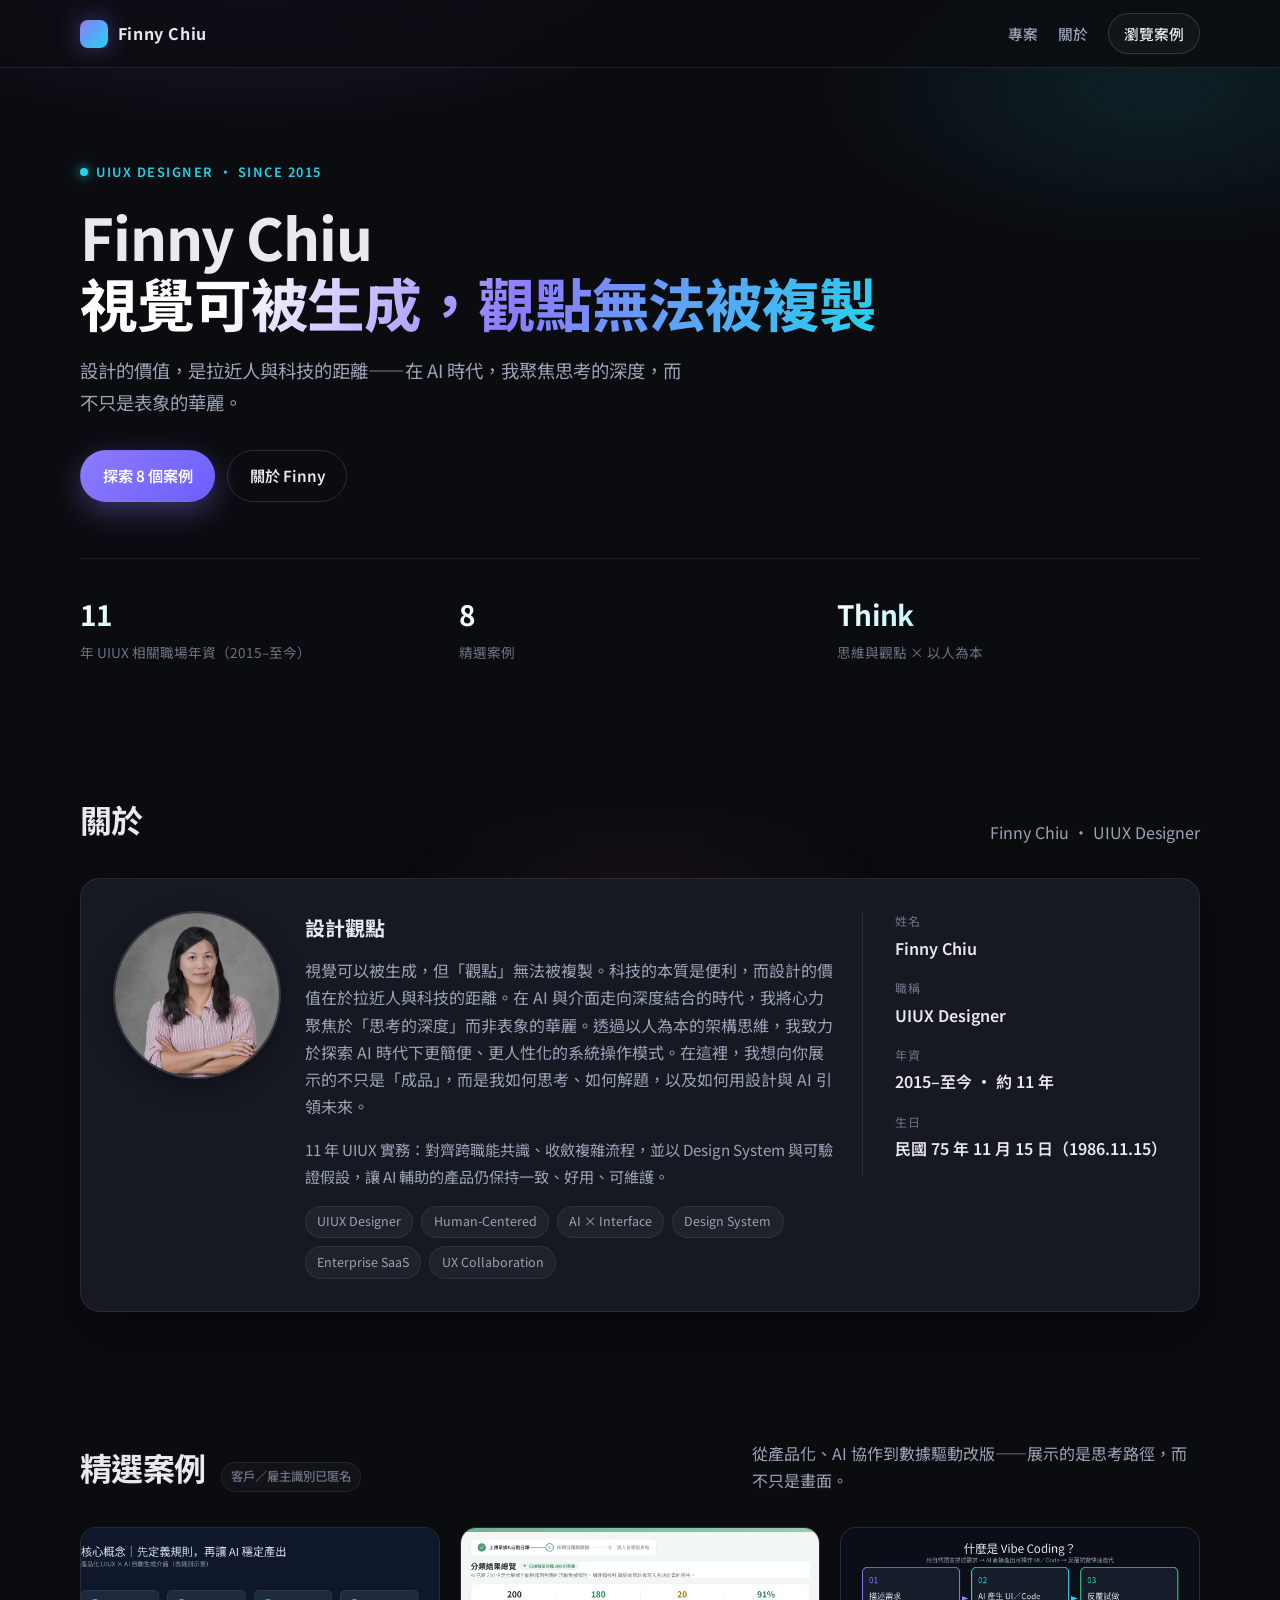
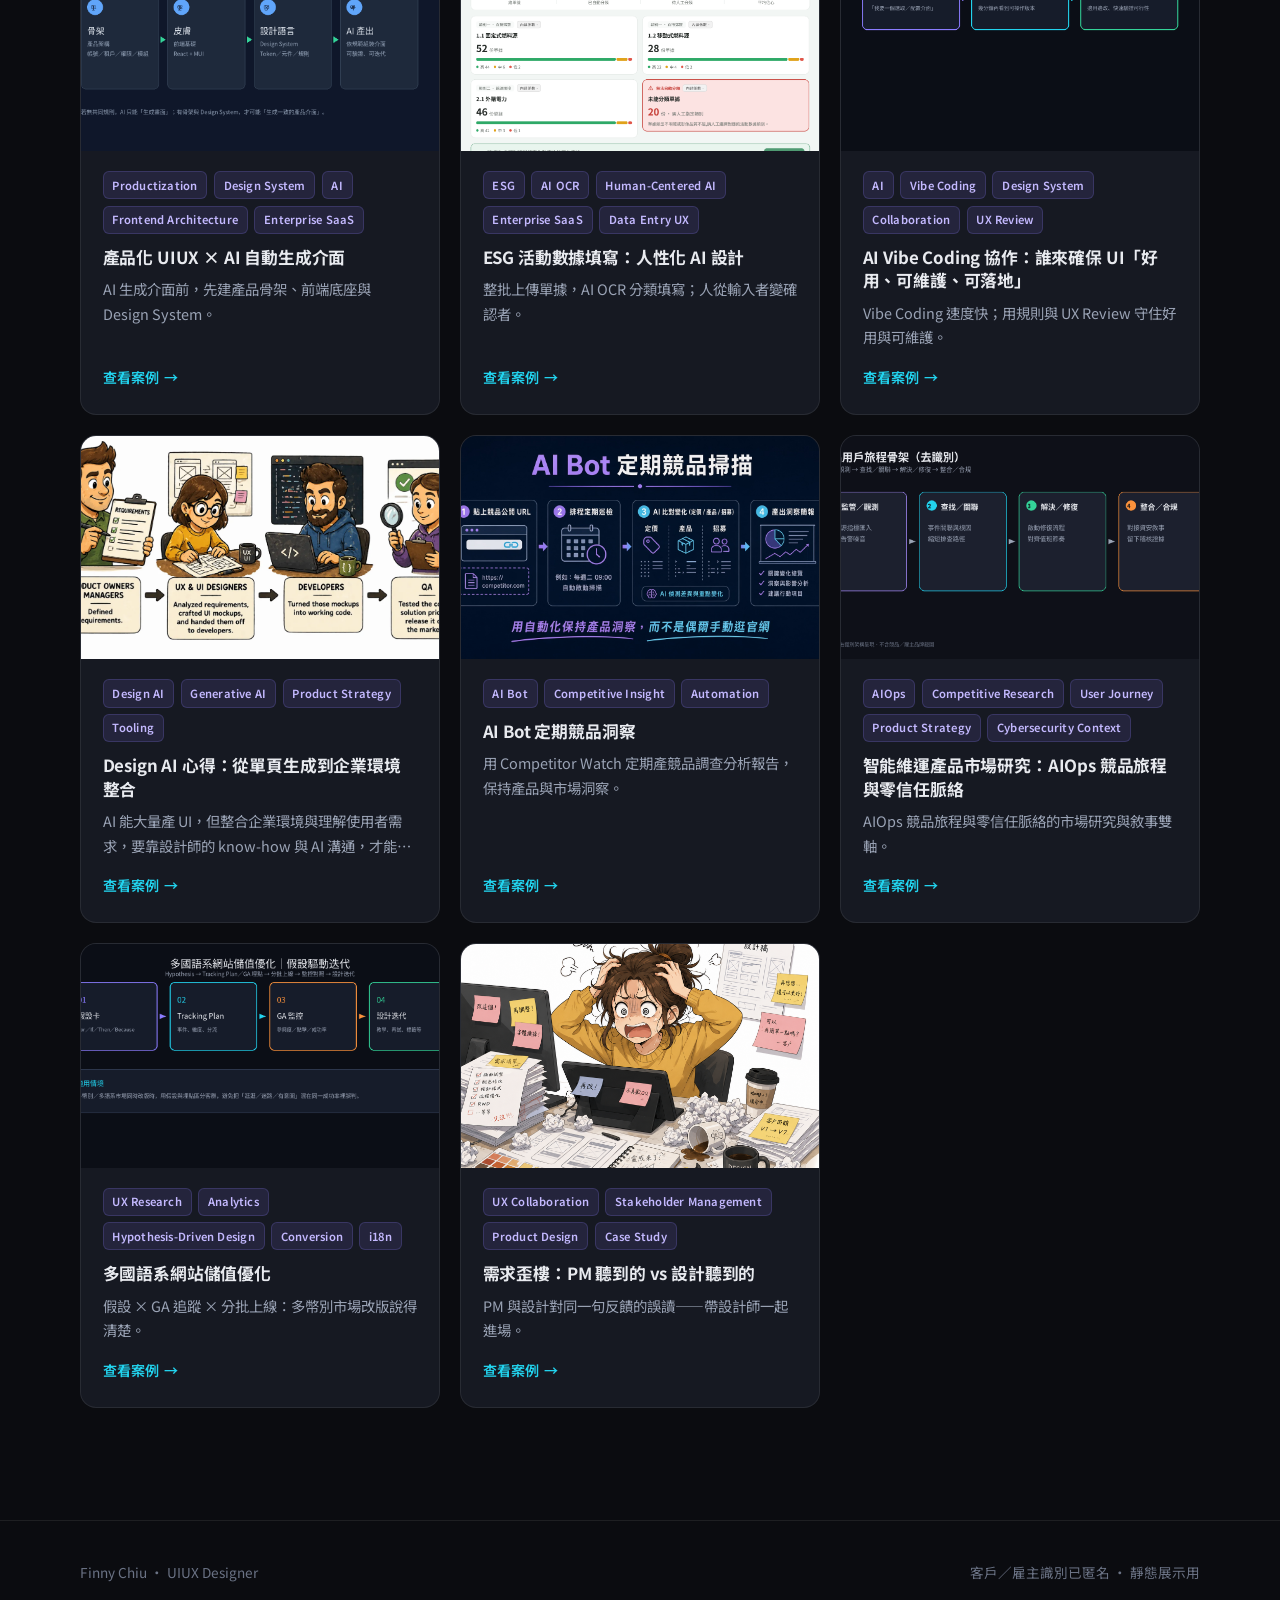
<file: index.html>
<!DOCTYPE html>
<html lang="zh-Hant">
<head>
  <meta charset="utf-8">
  <meta name="viewport" content="width=device-width, initial-scale=1">
  <meta name="robots" content="noindex, nofollow, noarchive, nosnippet, noimageindex">
  <meta name="googlebot" content="noindex, nofollow, noarchive, nosnippet, noimageindex">
  <title>Finny Chiu · UIUX Designer</title>
  <meta name="description" content="Finny Chiu — UIUX Designer。視覺可以被生成，但觀點無法被複製；以人為本探索 AI 時代更簡便、更人性化的系統操作。">
  <link rel="preconnect" href="https://fonts.googleapis.com">
  <link rel="preconnect" href="https://fonts.gstatic.com" crossorigin>
  <link href="https://fonts.googleapis.com/css2?family=Noto+Sans+TC:wght@400;500;600;700&family=Inter:wght@400;500;600;700&display=swap" rel="stylesheet">
  <link rel="stylesheet" href="css/styles.css">
</head>
<body>
<nav class="nav">
  <div class="wrap nav-inner">
    <a class="logo" href="index.html"><span class="logo-mark" aria-hidden="true"></span>Finny Chiu</a>
    <div class="nav-links">
      <a href="index.html#projects">專案</a>
      <a href="index.html#about">關於</a>
      <a class="nav-cta" href="index.html#projects">瀏覽案例</a>
    </div>
  </div>
</nav>
<header class="hero">
  <div class="wrap">
    <div class="hero-eyebrow">UIUX Designer · Since 2015</div>
    <h1>Finny Chiu<br><span>視覺可被生成，觀點無法被複製</span></h1>
    <p class="hero-lead">設計的價值，是拉近人與科技的距離——在 AI 時代，我聚焦思考的深度，而不只是表象的華麗。</p>
    <div class="hero-actions">
      <a class="btn btn-primary" href="#projects">探索 8 個案例</a>
      <a class="btn btn-ghost" href="#about">關於 Finny</a>
    </div>
    <div class="stats">
      <div class="stat"><div class="stat-num">11</div><div class="stat-label">年 UIUX 相關職場年資（2015–至今）</div></div>
      <div class="stat"><div class="stat-num">8</div><div class="stat-label">精選案例</div></div>
      <div class="stat"><div class="stat-num">Think</div><div class="stat-label">思維與觀點 × 以人為本</div></div>
    </div>
  </div>
</header>

<section id="about">
  <div class="wrap">
    <div class="section-head">
      <h2>關於</h2>
      <p>Finny Chiu · UIUX Designer</p>
    </div>
    <div class="about-card about-card-with-photo">
      <img class="portrait-sm" src="images/finny-portrait.jpg" alt="Finny Chiu" width="168" height="168">
      <div>
        <h3>設計觀點</h3>
        <p>視覺可以被生成，但「觀點」無法被複製。科技的本質是便利，而設計的價值在於拉近人與科技的距離。在 AI 與介面走向深度結合的時代，我將心力聚焦於「思考的深度」而非表象的華麗。透過以人為本的架構思維，我致力於探索 AI 時代下更簡便、更人性化的系統操作模式。在這裡，我想向你展示的不只是「成品」，而是我如何思考、如何解題，以及如何用設計與 AI 引領未來。</p>
        <p class="about-practice">11 年 UIUX 實務：對齊跨職能共識、收斂複雜流程，並以 Design System 與可驗證假設，讓 AI 輔助的產品仍保持一致、好用、可維護。</p>
        <div class="pill-row">
          <span class="pill">UIUX Designer</span>
          <span class="pill">Human-Centered</span>
          <span class="pill">AI × Interface</span>
          <span class="pill">Design System</span>
          <span class="pill">Enterprise SaaS</span>
          <span class="pill">UX Collaboration</span>
        </div>
      </div>
      <aside class="about-aside">
        <dl>
          <dt>姓名</dt><dd>Finny Chiu</dd>
          <dt>職稱</dt><dd>UIUX Designer</dd>
          <dt>年資</dt><dd>2015–至今 · 約 11 年</dd>
          <dt>生日</dt><dd>民國 75 年 11 月 15 日（1986.11.15）</dd>
        </dl>
      </aside>
    </div>
  </div>
</section>

<section id="projects">
  <div class="wrap">
    <div class="section-head">
      <div class="section-head-row">
        <h2>精選案例</h2>
        <span class="section-note">客戶／雇主識別已匿名</span>
      </div>
      <p>從產品化、AI 協作到數據驅動改版——展示的是思考路徑，而不只是畫面。</p>
    </div>
    <div class="grid">

    <a class="card" href="projects/productization-ai-ui.html">
      <div class="card-cover"><img src="images/productization-ai-ui/img01_diagram.png" alt="產品化 UIUX × AI 自動生成介面" loading="lazy"></div>
      <div class="card-body">
        <div class="card-meta"><span class="tag">Productization</span><span class="tag">Design System</span><span class="tag">AI</span><span class="tag">Frontend Architecture</span><span class="tag">Enterprise SaaS</span></div>
        <h3>產品化 UIUX × AI 自動生成介面</h3>
        <p>AI 生成介面前，先建產品骨架、前端底座與 Design System。</p>
        <span class="card-link">查看案例</span>
      </div>
    </a>
    
    <a class="card" href="projects/esg-ai-ocr-entry.html">
      <div class="card-cover"><img src="images/esg-ai-ocr-entry/img03_overview.png" alt="ESG 活動數據填寫：人性化 AI 設計" loading="lazy"></div>
      <div class="card-body">
        <div class="card-meta"><span class="tag">ESG</span><span class="tag">AI OCR</span><span class="tag">Human-Centered AI</span><span class="tag">Enterprise SaaS</span><span class="tag">Data Entry UX</span></div>
        <h3>ESG 活動數據填寫：人性化 AI 設計</h3>
        <p>整批上傳單據，AI OCR 分類填寫；人從輸入者變確認者。</p>
        <span class="card-link">查看案例</span>
      </div>
    </a>

    <a class="card" href="projects/vibe-coding-collaboration.html">
      <div class="card-cover"><img src="images/vibe-coding-collaboration/img01_flow.png" alt="AI Vibe Coding 協作：誰來確保 UI「好用、可維護、可落地」" loading="lazy"></div>
      <div class="card-body">
        <div class="card-meta"><span class="tag">AI</span><span class="tag">Vibe Coding</span><span class="tag">Design System</span><span class="tag">Collaboration</span><span class="tag">UX Review</span></div>
        <h3>AI Vibe Coding 協作：誰來確保 UI「好用、可維護、可落地」</h3>
        <p>Vibe Coding 速度快；用規則與 UX Review 守住好用與可維護。</p>
        <span class="card-link">查看案例</span>
      </div>
    </a>
    <a class="card" href="projects/design-ai-exploration.html">
      <div class="card-cover"><img src="images/design-ai-exploration/img01_process_human.png" alt="Design AI 心得：從單頁生成到企業環境整合" loading="lazy"></div>
      <div class="card-body">
        <div class="card-meta"><span class="tag">Design AI</span><span class="tag">Generative AI</span><span class="tag">Product Strategy</span><span class="tag">Tooling</span></div>
        <h3>Design AI 心得：從單頁生成到企業環境整合</h3>
        <p>AI 能大量產 UI，但整合企業環境與理解使用者需求，要靠設計師的 know-how 與 AI 溝通，才能做出真正合用的系統 UI。</p>
        <span class="card-link">查看案例</span>
      </div>
    </a>
    
    <a class="card" href="projects/competitor-watch-bot.html">
      <div class="card-cover"><img src="images/competitor-watch-bot/sketch01_flow.png" alt="AI Bot 定期競品洞察" loading="lazy"></div>
      <div class="card-body">
        <div class="card-meta"><span class="tag">AI Bot</span><span class="tag">Competitive Insight</span><span class="tag">Automation</span></div>
        <h3>AI Bot 定期競品洞察</h3>
        <p>用 Competitor Watch 定期產競品調查分析報告，保持產品與市場洞察。</p>
        <span class="card-link">查看案例</span>
      </div>
    </a>
<a class="card" href="projects/aiops-market-research.html">
      <div class="card-cover"><img src="images/aiops-market-research/img01_journey.png" alt="智能維運產品市場研究：AIOps 競品旅程與零信任脈絡" loading="lazy"></div>
      <div class="card-body">
        <div class="card-meta"><span class="tag">AIOps</span><span class="tag">Competitive Research</span><span class="tag">User Journey</span><span class="tag">Product Strategy</span><span class="tag">Cybersecurity Context</span></div>
        <h3>智能維運產品市場研究：AIOps 競品旅程與零信任脈絡</h3>
        <p>AIOps 競品旅程與零信任脈絡的市場研究與敘事雙軸。</p>
        <span class="card-link">查看案例</span>
      </div>
    </a>
    <a class="card" href="projects/deposit-ux-merged.html">
      <div class="card-cover"><img src="images/deposit-ux-merged/img00_hypothesis_flow.png" alt="多國語系網站儲值優化" loading="lazy"></div>
      <div class="card-body">
        <div class="card-meta"><span class="tag">UX Research</span><span class="tag">Analytics</span><span class="tag">Hypothesis-Driven Design</span><span class="tag">Conversion</span><span class="tag">i18n</span></div>
        <h3>多國語系網站儲值優化</h3>
        <p>假設 × GA 追蹤 × 分批上線：多幣別市場改版說得清楚。</p>
        <span class="card-link">查看案例</span>
      </div>
    </a>
    <a class="card" href="projects/pm-vs-design-alignment.html">
      <div class="card-cover"><img src="images/pm-vs-design-alignment/img01.png" alt="需求歪樓：PM 聽到的 vs 設計聽到的" loading="lazy"></div>
      <div class="card-body">
        <div class="card-meta"><span class="tag">UX Collaboration</span><span class="tag">Stakeholder Management</span><span class="tag">Product Design</span><span class="tag">Case Study</span></div>
        <h3>需求歪樓：PM 聽到的 vs 設計聽到的</h3>
        <p>PM 與設計對同一句反饋的誤讀——帶設計師一起進場。</p>
        <span class="card-link">查看案例</span>
      </div>
    </a>

    </div>
  </div>
</section>

<footer class="footer">
  <div class="wrap footer-inner">
    <div>Finny Chiu · UIUX Designer</div>
    <div>客戶／雇主識別已匿名 · 靜態展示用</div>
  </div>
</footer>
<script src="js/main.js"></script>
</body>
</html>
</file>
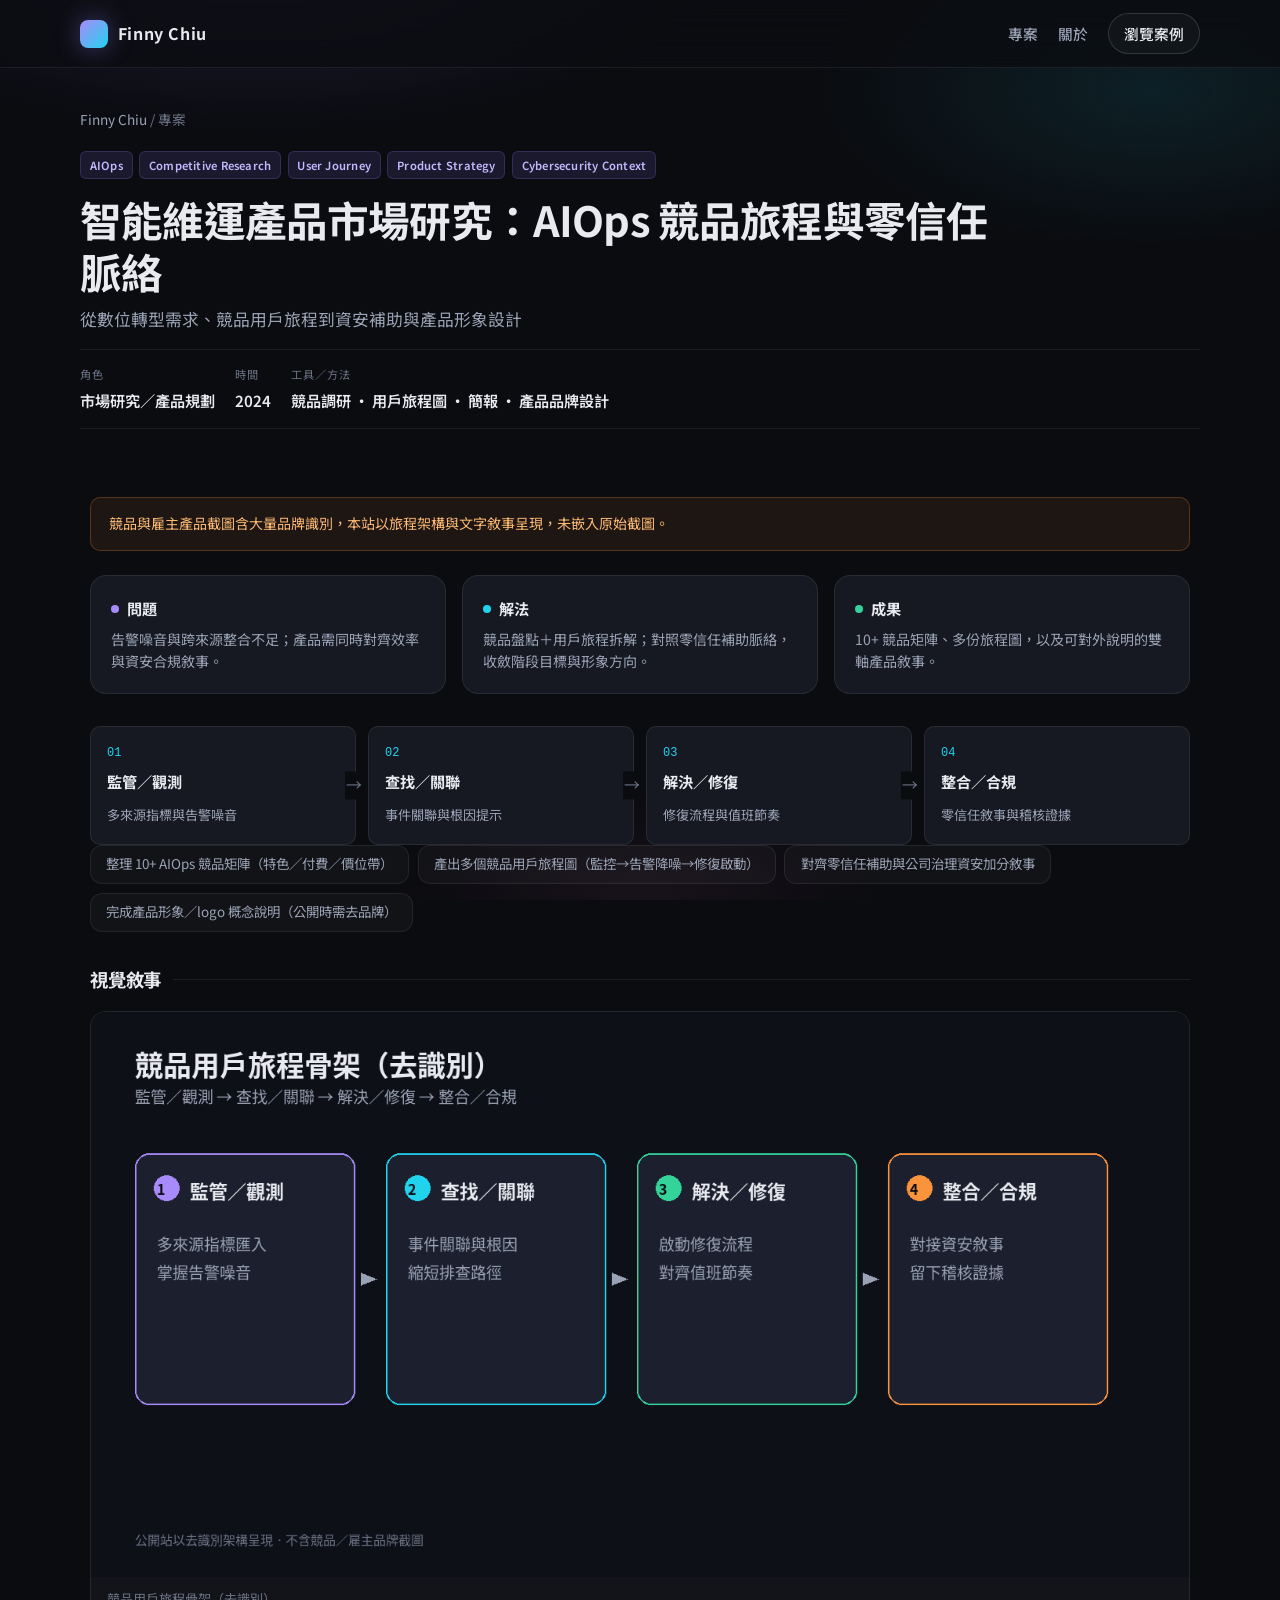
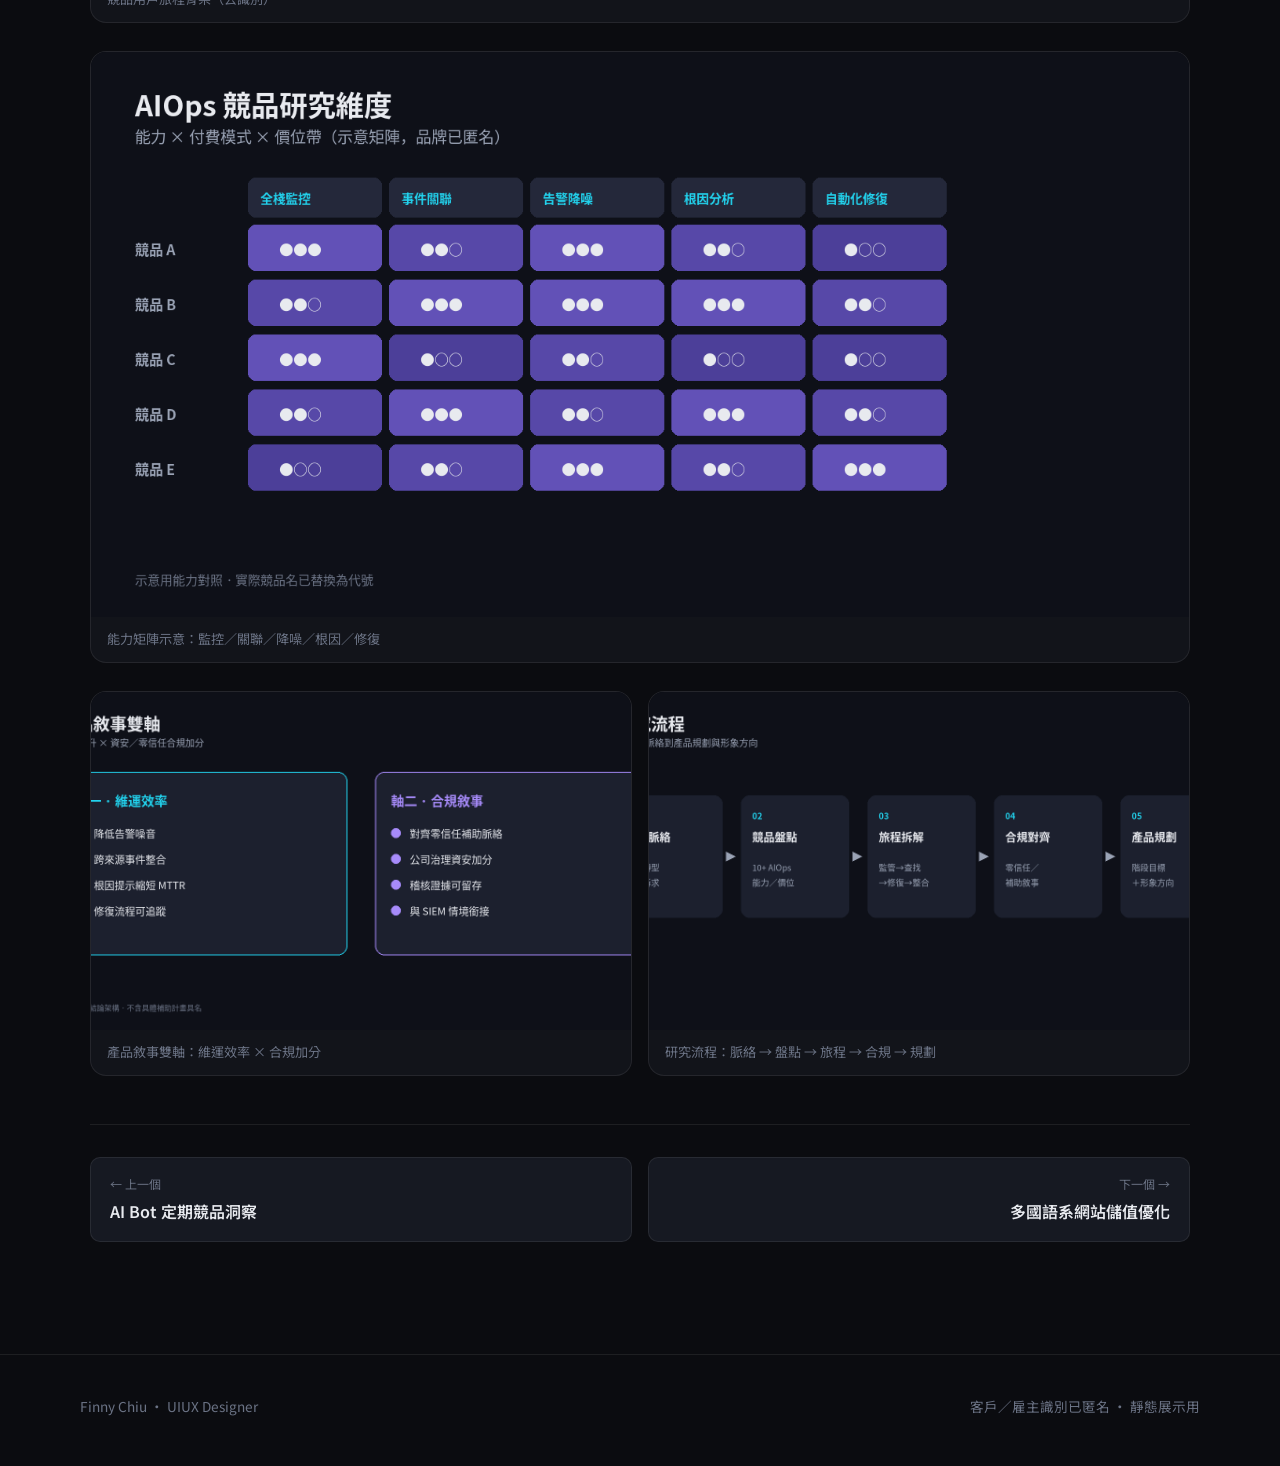
<file: projects/aiops-market-research.html>
<!DOCTYPE html>
<html lang="zh-Hant">
<head>
  <meta charset="utf-8">
  <meta name="viewport" content="width=device-width, initial-scale=1">
  <meta name="robots" content="noindex, nofollow, noarchive, nosnippet, noimageindex">
  <meta name="googlebot" content="noindex, nofollow, noarchive, nosnippet, noimageindex">
  <title>智能維運產品市場研究：AIOps 競品旅程與零信任脈絡 · Finny Chiu</title>
  <meta name="description" content="以企業數位轉型與政府資安／零信任補助為背景，完成地端 AIOps 競品盤點與用戶旅程拆解，並收斂智能維運產品規劃與視覺識別方向（公開文案已去除真實產品與雇主品牌名）。">
  <link rel="preconnect" href="https://fonts.googleapis.com">
  <link rel="preconnect" href="https://fonts.gstatic.com" crossorigin>
  <link href="https://fonts.googleapis.com/css2?family=Noto+Sans+TC:wght@400;500;600;700&family=Inter:wght@400;500;600;700&display=swap" rel="stylesheet">
  <link rel="stylesheet" href="../css/styles.css">
  <style>:root { --accent: #a78bfa; }</style>
</head>
<body>
<nav class="nav">
  <div class="wrap nav-inner">
    <a class="logo" href="../index.html"><span class="logo-mark" aria-hidden="true"></span>Finny Chiu</a>
    <div class="nav-links">
      <a href="../index.html#projects">專案</a>
      <a href="../index.html#about">關於</a>
      <a class="nav-cta" href="../index.html#projects">瀏覽案例</a>
    </div>
  </div>
</nav>
<article class="case-hero case-hero-compact">
  <div class="wrap">
    <div class="crumb"><a href="../index.html">Finny Chiu</a> / 專案</div>
    <div class="card-meta" style="margin-bottom:0.85rem"><span class="tag">AIOps</span><span class="tag">Competitive Research</span><span class="tag">User Journey</span><span class="tag">Product Strategy</span><span class="tag">Cybersecurity Context</span></div>
    <h1>智能維運產品市場研究：AIOps 競品旅程與零信任脈絡</h1>
    <p class="subtitle">從數位轉型需求、競品用戶旅程到資安補助與產品形象設計</p>
    <div class="meta-row meta-row-compact">
      <div class="meta-item"><label>角色</label><span>市場研究／產品規劃</span></div>
      <div class="meta-item"><label>時間</label><span>2024</span></div>
      <div class="meta-item"><label>工具／方法</label><span>競品調研 · 用戶旅程圖 · 簡報 · 產品品牌設計</span></div>
    </div>
  </div>
</article>

<section class="case-body">
  <div class="wrap case-wrap">
    <div class="note-banner">競品與雇主產品截圖含大量品牌識別，本站以旅程架構與文字敘事呈現，未嵌入原始截圖。</div>
    <div class="split-3 pso">
      <div class="block"><h3><span class="dot"></span>問題</h3><p>告警噪音與跨來源整合不足；產品需同時對齊效率與資安合規敘事。</p></div>
      <div class="block"><h3><span class="dot" style="background:var(--accent-2)"></span>解法</h3><p>競品盤點＋用戶旅程拆解；對照零信任補助脈絡，收斂階段目標與形象方向。</p></div>
      <div class="block"><h3><span class="dot" style="background:#34d399"></span>成果</h3><p>10+ 競品矩陣、多份旅程圖，以及可對外說明的雙軸產品敘事。</p></div>
    </div>
    
    <div class="journey" style="margin:2rem 0 0">
      <div class="journey-step"><div class="n">01</div><strong>監管／觀測</strong><span>多來源指標與告警噪音</span></div>
      <div class="journey-step"><div class="n">02</div><strong>查找／關聯</strong><span>事件關聯與根因提示</span></div>
      <div class="journey-step"><div class="n">03</div><strong>解決／修復</strong><span>修復流程與值班節奏</span></div>
      <div class="journey-step"><div class="n">04</div><strong>整合／合規</strong><span>零信任敘事與稽核證據</span></div>
    </div>
    <ul class="outcome-chips"><li>整理 10+ AIOps 競品矩陣（特色／付費／價位帶）</li><li>產出多個競品用戶旅程圖（監控→告警降噪→修復啟動）</li><li>對齊零信任補助與公司治理資安加分敘事</li><li>完成產品形象／logo 概念說明（公開時需去品牌）</li></ul>

    <h2 class="story-heading">視覺敘事</h2>
    <div class="visual-story">
<figure class="shot-full">
  <img src="../images/aiops-market-research/img01_journey.png" alt="競品用戶旅程骨架（去識別）" loading="lazy">
  <figcaption>競品用戶旅程骨架（去識別）</figcaption>
</figure>
<figure class="shot-full">
  <img src="../images/aiops-market-research/img02_matrix.png" alt="能力矩陣示意：監控／關聯／降噪／根因／修復" loading="lazy">
  <figcaption>能力矩陣示意：監控／關聯／降噪／根因／修復</figcaption>
</figure>
<div class="shot-pair">
<figure>
  <img src="../images/aiops-market-research/img03_dual_axis.png" alt="產品敘事雙軸：維運效率 × 合規加分" loading="lazy">
  <figcaption>產品敘事雙軸：維運效率 × 合規加分</figcaption>
</figure>
<figure>
  <img src="../images/aiops-market-research/img04_process.png" alt="研究流程：脈絡 → 盤點 → 旅程 → 合規 → 規劃" loading="lazy">
  <figcaption>研究流程：脈絡 → 盤點 → 旅程 → 合規 → 規劃</figcaption>
</figure>
</div>
</div>

    <div class="prev-next"><a href="competitor-watch-bot.html"><div class="label">← 上一個</div><div class="title">AI Bot 定期競品洞察</div></a><a href="deposit-ux-merged.html" style="text-align:right"><div class="label">下一個 →</div><div class="title">多國語系網站儲值優化</div></a></div>
  </div>
</section>

<footer class="footer">
  <div class="wrap footer-inner">
    <div>Finny Chiu · UIUX Designer</div>
    <div>客戶／雇主識別已匿名 · 靜態展示用</div>
  </div>
</footer>
<script src="../js/main.js"></script>
</body>
</html>
</file>
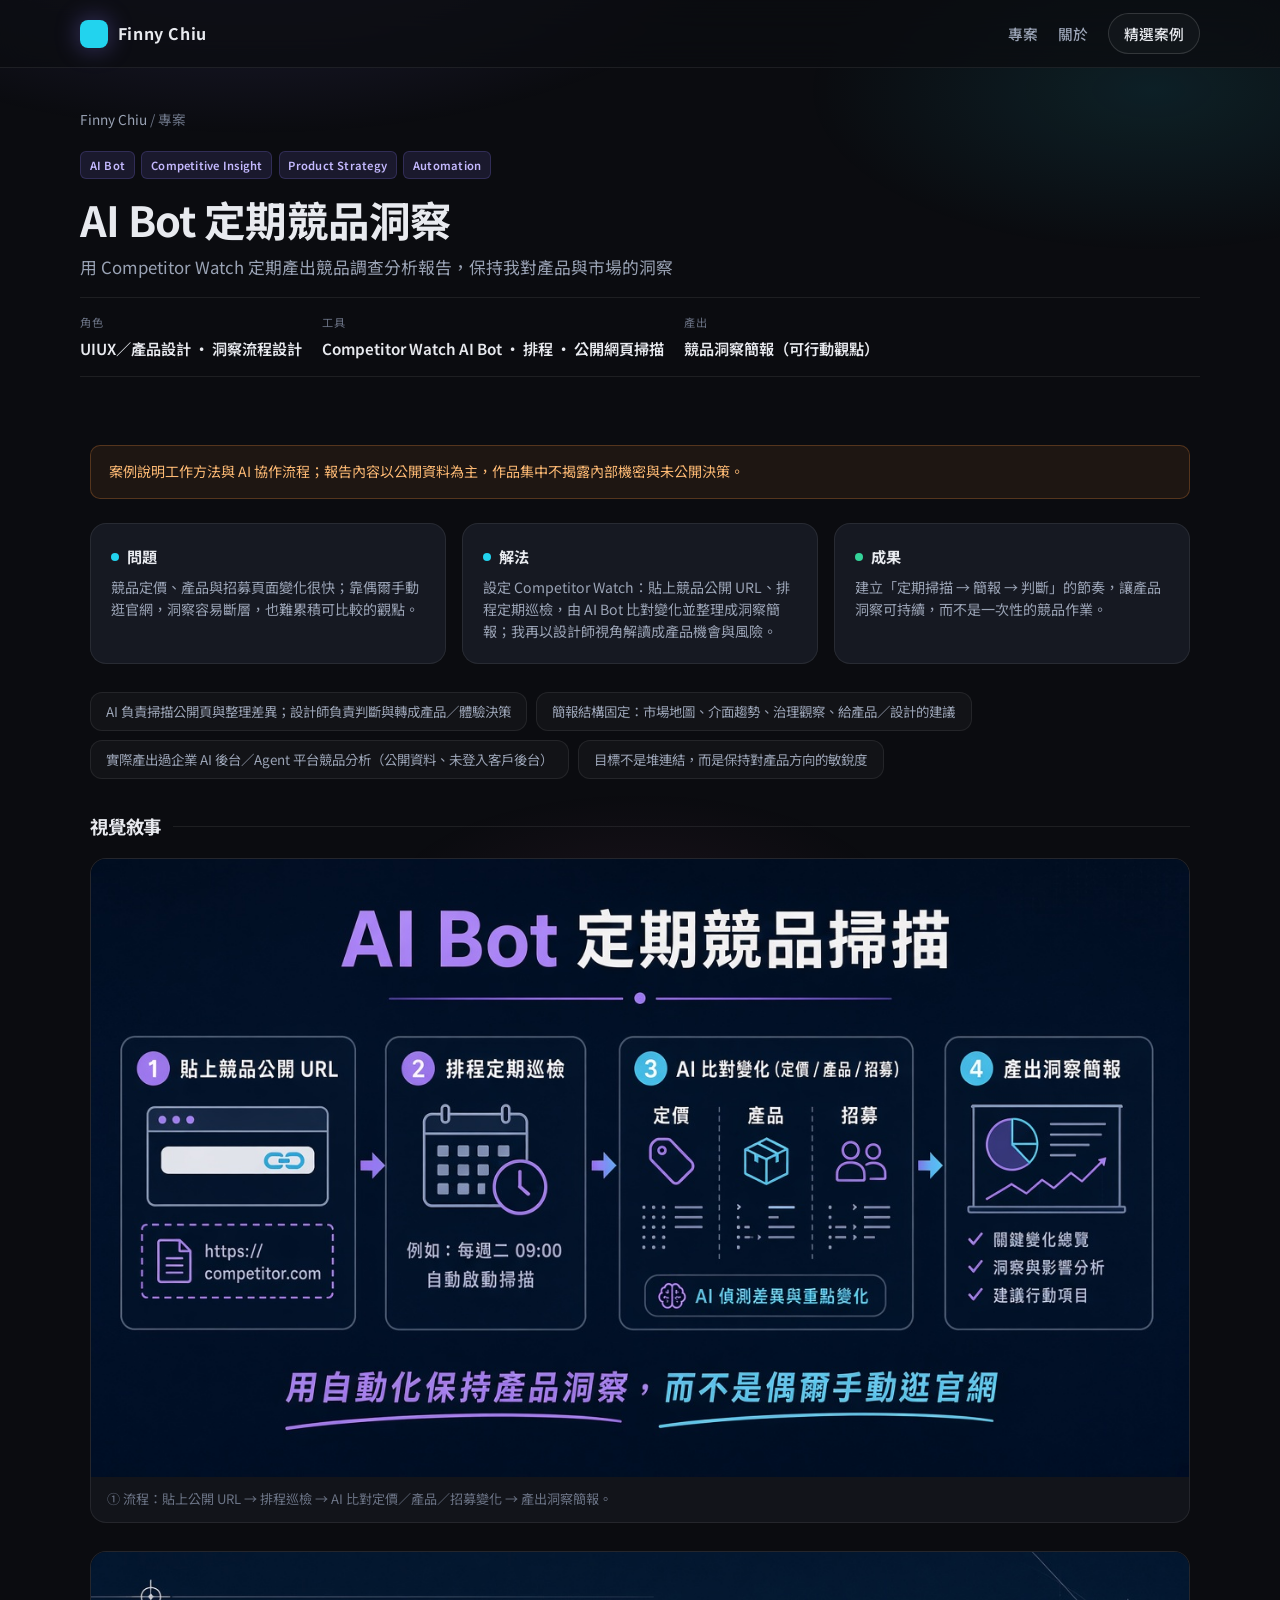
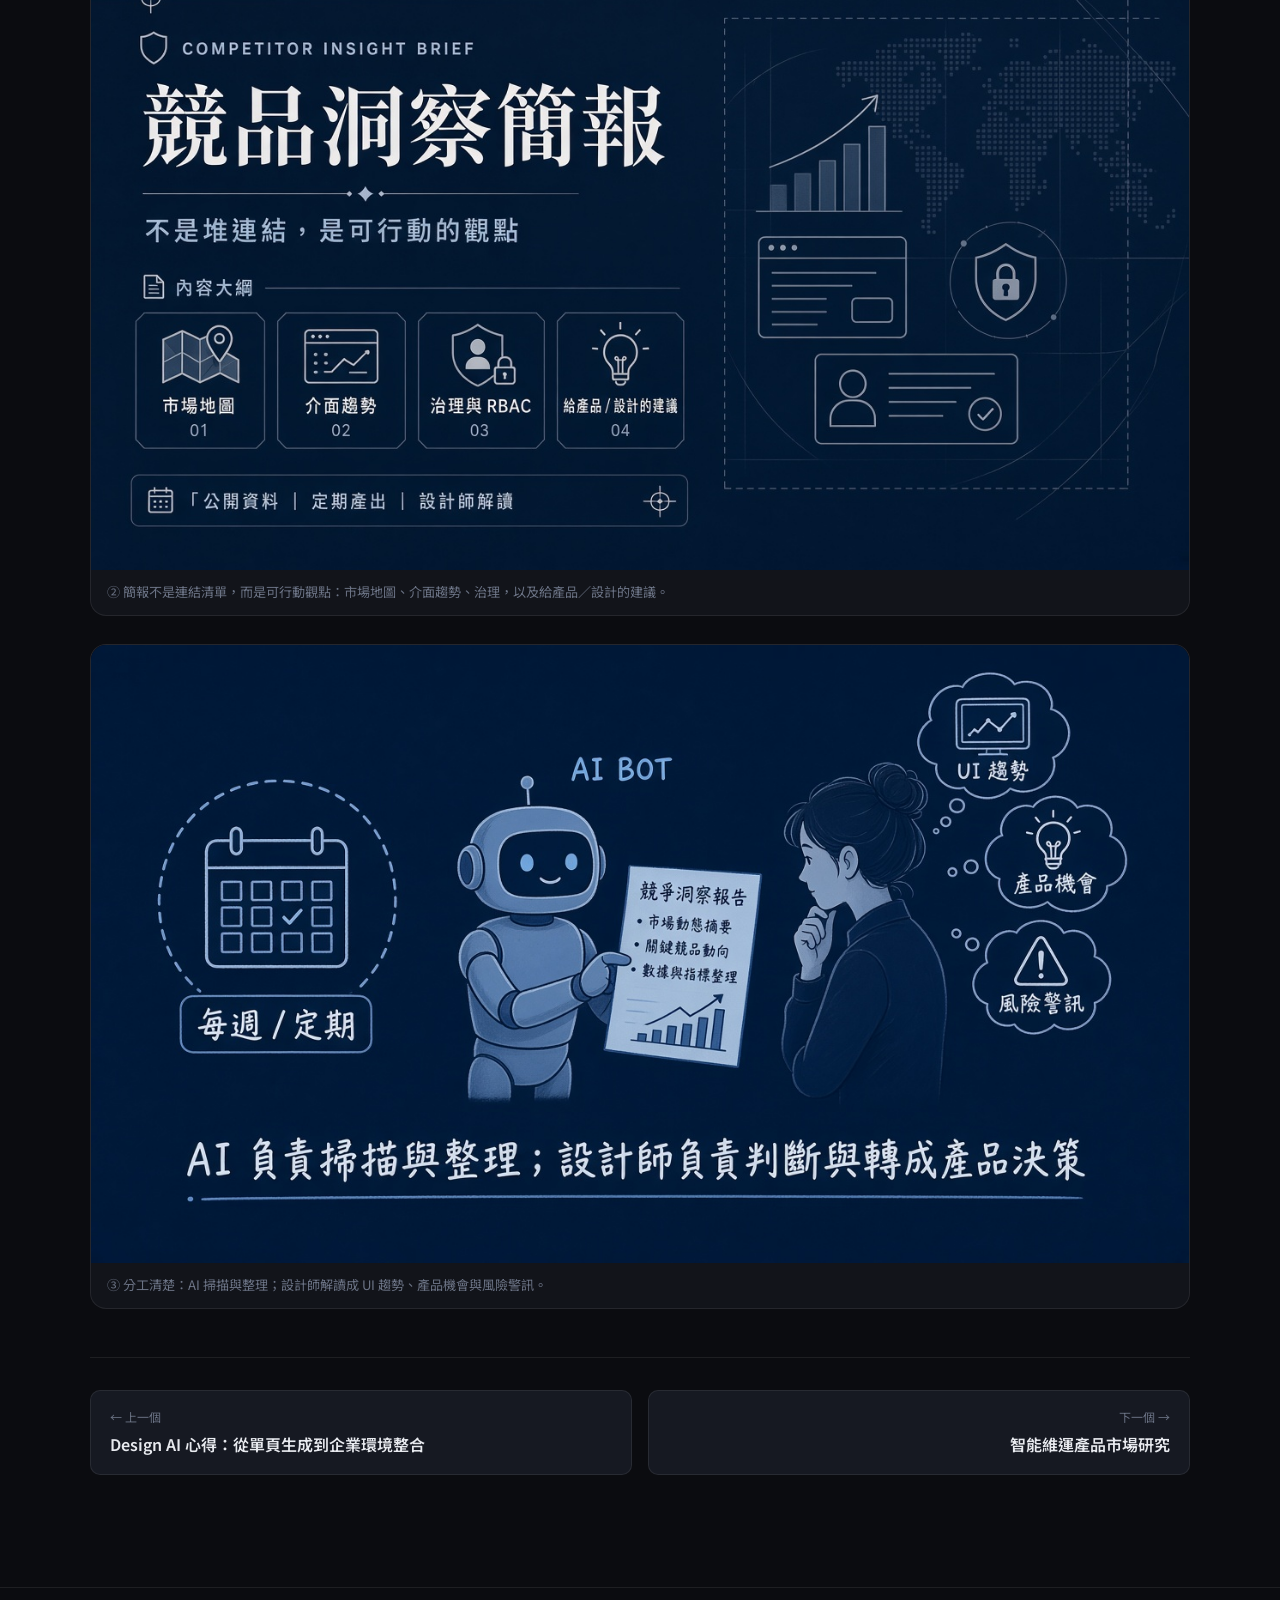
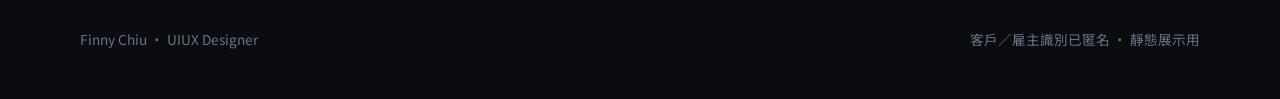
<file: projects/competitor-watch-bot.html>
<!DOCTYPE html>
<html lang="zh-Hant">
<head>
  <meta charset="utf-8">
  <meta name="viewport" content="width=device-width, initial-scale=1">
  <meta name="robots" content="noindex, nofollow, noarchive, nosnippet, noimageindex">
  <meta name="googlebot" content="noindex, nofollow, noarchive, nosnippet, noimageindex">
  <title>AI Bot 定期競品洞察 · Finny Chiu</title>
  <meta name="description" content="用 Competitor Watch AI Bot 定期掃描競品公開頁面，產出可行動的競品洞察簡報，保持產品與設計對市場的敏銳度。">
  <link rel="preconnect" href="https://fonts.googleapis.com">
  <link rel="preconnect" href="https://fonts.gstatic.com" crossorigin>
  <link href="https://fonts.googleapis.com/css2?family=Noto+Sans+TC:wght@400;500;600;700&family=Inter:wght@400;500;600;700&display=swap" rel="stylesheet">
  <link rel="stylesheet" href="../css/styles.css">
  <style>:root { --accent: #22d3ee; }</style>
</head>
<body>
<nav class="nav">
  <div class="wrap nav-inner">
    <a class="logo" href="../index.html"><span class="logo-mark" aria-hidden="true"></span>Finny Chiu</a>
    <div class="nav-links">
      <a href="../index.html#projects">專案</a>
      <a href="../index.html#about">關於</a>
      <a class="nav-cta" href="../index.html#projects">精選案例</a>
    </div>
  </div>
</nav>
<article class="case-hero case-hero-compact">
  <div class="wrap">
    <div class="crumb"><a href="../index.html">Finny Chiu</a> / 專案</div>
    <div class="card-meta" style="margin-bottom:0.85rem"><span class="tag">AI Bot</span><span class="tag">Competitive Insight</span><span class="tag">Product Strategy</span><span class="tag">Automation</span></div>
    <h1>AI Bot 定期競品洞察</h1>
    <p class="subtitle">用 Competitor Watch 定期產出競品調查分析報告，保持我對產品與市場的洞察</p>
    <div class="meta-row meta-row-compact">
      <div class="meta-item"><label>角色</label><span>UIUX／產品設計 · 洞察流程設計</span></div>
      <div class="meta-item"><label>工具</label><span>Competitor Watch AI Bot · 排程 · 公開網頁掃描</span></div>
      <div class="meta-item"><label>產出</label><span>競品洞察簡報（可行動觀點）</span></div>
    </div>
  </div>
</article>

<section class="case-body">
  <div class="wrap case-wrap">
    <div class="note-banner">案例說明工作方法與 AI 協作流程；報告內容以公開資料為主，作品集中不揭露內部機密與未公開決策。</div>
    <div class="split-3 pso">
      <div class="block"><h3><span class="dot"></span>問題</h3><p>競品定價、產品與招募頁面變化很快；靠偶爾手動逛官網，洞察容易斷層，也難累積可比較的觀點。</p></div>
      <div class="block"><h3><span class="dot" style="background:var(--accent-2)"></span>解法</h3><p>設定 Competitor Watch：貼上競品公開 URL、排程定期巡檢，由 AI Bot 比對變化並整理成洞察簡報；我再以設計師視角解讀成產品機會與風險。</p></div>
      <div class="block"><h3><span class="dot" style="background:#34d399"></span>成果</h3><p>建立「定期掃描 → 簡報 → 判斷」的節奏，讓產品洞察可持續，而不是一次性的競品作業。</p></div>
    </div>

    <ul class="outcome-chips">
      <li>AI 負責掃描公開頁與整理差異；設計師負責判斷與轉成產品／體驗決策</li>
      <li>簡報結構固定：市場地圖、介面趨勢、治理觀察、給產品／設計的建議</li>
      <li>實際產出過企業 AI 後台／Agent 平台競品分析（公開資料、未登入客戶後台）</li>
      <li>目標不是堆連結，而是保持對產品方向的敏銳度</li>
    </ul>

    <h2 class="story-heading">視覺敘事</h2>
    <div class="visual-story">
      <figure class="shot-full">
        <img src="../images/competitor-watch-bot/sketch01_flow.png" alt="AI Bot 定期競品掃描流程" loading="lazy">
        <figcaption>① 流程：貼上公開 URL → 排程巡檢 → AI 比對定價／產品／招募變化 → 產出洞察簡報。</figcaption>
      </figure>
      <figure class="shot-full">
        <img src="../images/competitor-watch-bot/sketch02_brief.png" alt="競品洞察簡報結構示意" loading="lazy">
        <figcaption>② 簡報不是連結清單，而是可行動觀點：市場地圖、介面趨勢、治理，以及給產品／設計的建議。</figcaption>
      </figure>
      <figure class="shot-full">
        <img src="../images/competitor-watch-bot/sketch03_insight.png" alt="AI 掃描與設計師判斷分工" loading="lazy">
        <figcaption>③ 分工清楚：AI 掃描與整理；設計師解讀成 UI 趨勢、產品機會與風險警訊。</figcaption>
      </figure>
    </div>

    <div class="prev-next">
      <a href="design-ai-exploration.html"><div class="label">← 上一個</div><div class="title">Design AI 心得：從單頁生成到企業環境整合</div></a>
      <a href="aiops-market-research.html" style="text-align:right"><div class="label">下一個 →</div><div class="title">智能維運產品市場研究</div></a>
    </div>
  </div>
</section>

<footer class="footer">
  <div class="wrap footer-inner">
    <div>Finny Chiu · UIUX Designer</div>
    <div>客戶／雇主識別已匿名 · 靜態展示用</div>
  </div>
</footer>
<script src="../js/main.js"></script>
</body>
</html>
</file>
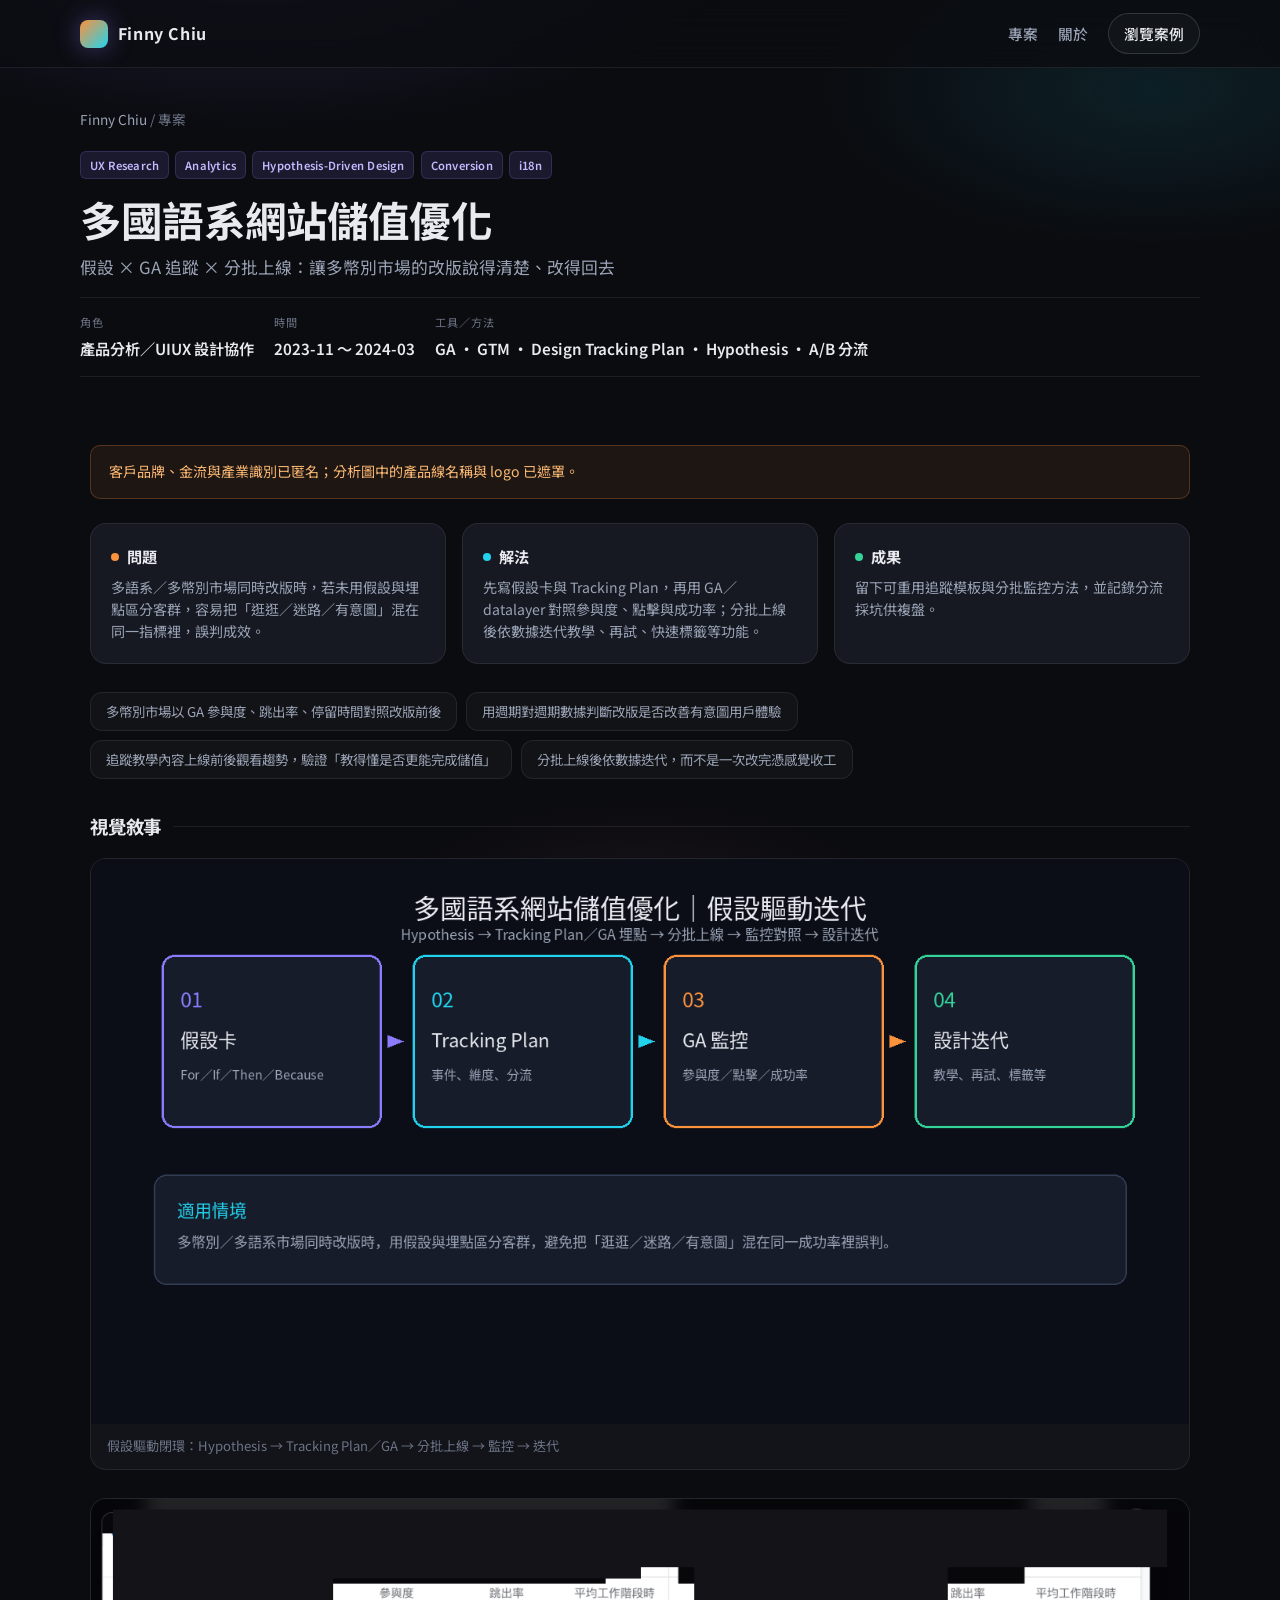
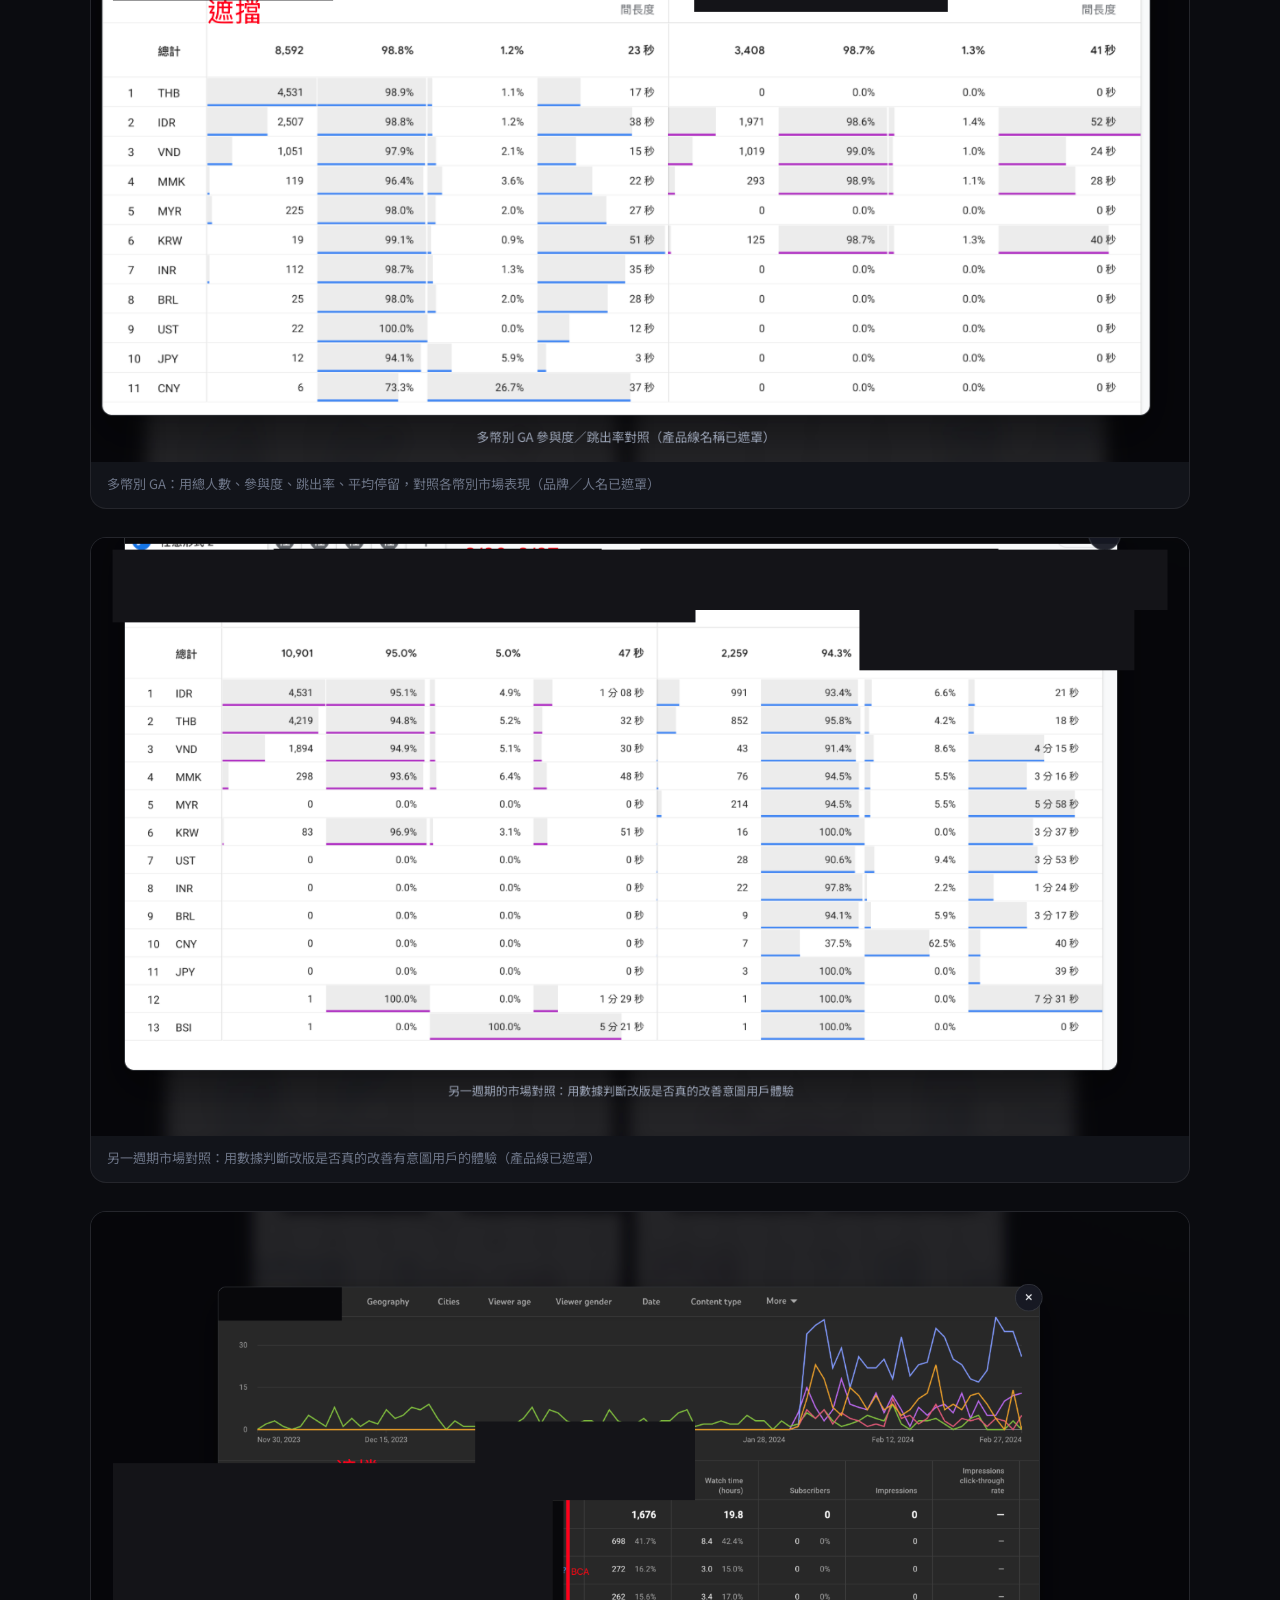
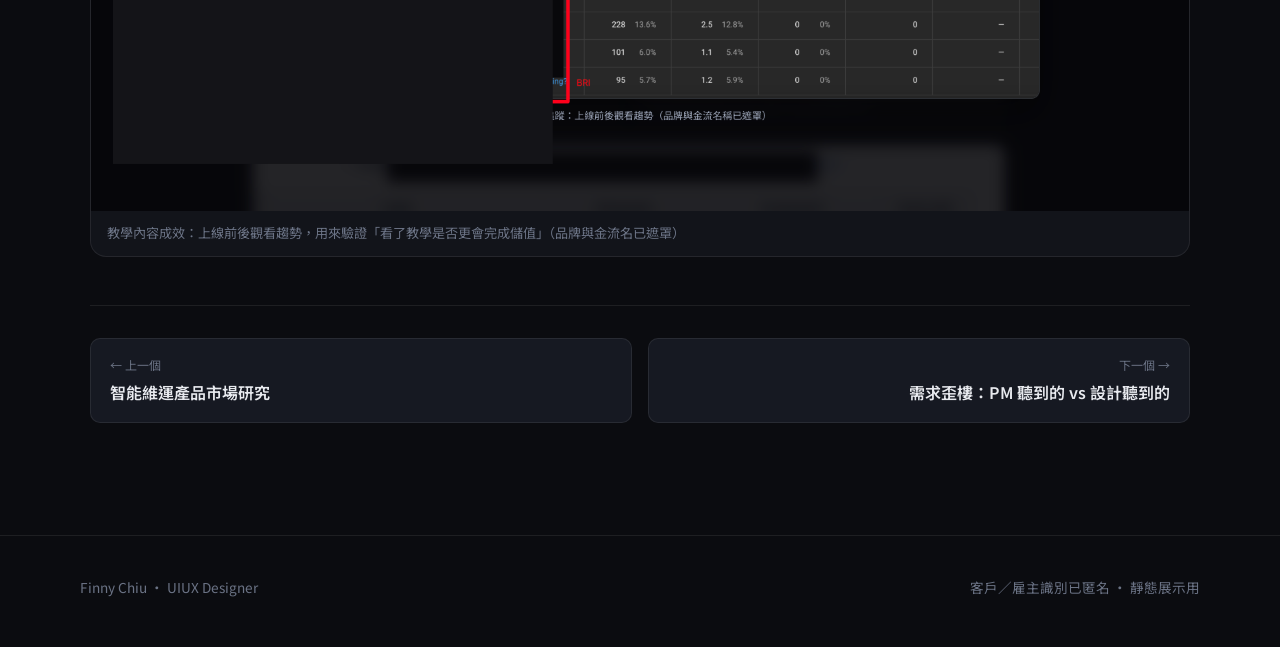
<file: projects/deposit-ux-merged.html>
<!DOCTYPE html>
<html lang="zh-Hant">
<head>
  <meta charset="utf-8">
  <meta name="viewport" content="width=device-width, initial-scale=1">
  <meta name="robots" content="noindex, nofollow, noarchive, nosnippet, noimageindex">
  <meta name="googlebot" content="noindex, nofollow, noarchive, nosnippet, noimageindex">
  <title>多國語系網站儲值優化 · Finny Chiu</title>
  <meta name="description" content="以假設驅動多國語系網站儲值體驗優化：建立 Tracking Plan／GA 埋點，分批上線並用參與度、點擊與成功率迭代教學、再試與標籤等功能。">
  <link rel="preconnect" href="https://fonts.googleapis.com">
  <link rel="preconnect" href="https://fonts.gstatic.com" crossorigin>
  <link href="https://fonts.googleapis.com/css2?family=Noto+Sans+TC:wght@400;500;600;700&family=Inter:wght@400;500;600;700&display=swap" rel="stylesheet">
  <link rel="stylesheet" href="../css/styles.css">
  <style>:root { --accent: #fb923c; }</style>
</head>
<body>
<nav class="nav">
  <div class="wrap nav-inner">
    <a class="logo" href="../index.html"><span class="logo-mark" aria-hidden="true"></span>Finny Chiu</a>
    <div class="nav-links">
      <a href="../index.html#projects">專案</a>
      <a href="../index.html#about">關於</a>
      <a class="nav-cta" href="../index.html#projects">瀏覽案例</a>
    </div>
  </div>
</nav>
<article class="case-hero case-hero-compact">
  <div class="wrap">
    <div class="crumb"><a href="../index.html">Finny Chiu</a> / 專案</div>
    <div class="card-meta" style="margin-bottom:0.85rem"><span class="tag">UX Research</span><span class="tag">Analytics</span><span class="tag">Hypothesis-Driven Design</span><span class="tag">Conversion</span><span class="tag">i18n</span></div>
    <h1>多國語系網站儲值優化</h1>
    <p class="subtitle">假設 × GA 追蹤 × 分批上線：讓多幣別市場的改版說得清楚、改得回去</p>
    <div class="meta-row meta-row-compact">
      <div class="meta-item"><label>角色</label><span>產品分析／UIUX 設計協作</span></div>
      <div class="meta-item"><label>時間</label><span>2023-11 ～ 2024-03</span></div>
      <div class="meta-item"><label>工具／方法</label><span>GA · GTM · Design Tracking Plan · Hypothesis · A/B 分流</span></div>
    </div>
  </div>
</article>

<section class="case-body">
  <div class="wrap case-wrap">
    <div class="note-banner">客戶品牌、金流與產業識別已匿名；分析圖中的產品線名稱與 logo 已遮罩。</div>
    <div class="split-3 pso">
      <div class="block"><h3><span class="dot"></span>問題</h3><p>多語系／多幣別市場同時改版時，若未用假設與埋點區分客群，容易把「逛逛／迷路／有意圖」混在同一指標裡，誤判成效。</p></div>
      <div class="block"><h3><span class="dot" style="background:var(--accent-2)"></span>解法</h3><p>先寫假設卡與 Tracking Plan，再用 GA／datalayer 對照參與度、點擊與成功率；分批上線後依數據迭代教學、再試、快速標籤等功能。</p></div>
      <div class="block"><h3><span class="dot" style="background:#34d399"></span>成果</h3><p>留下可重用追蹤模板與分批監控方法，並記錄分流採坑供複盤。</p></div>
    </div>
    
    <ul class="outcome-chips"><li>多幣別市場以 GA 參與度、跳出率、停留時間對照改版前後</li><li>用週期對週期數據判斷改版是否改善有意圖用戶體驗</li><li>追蹤教學內容上線前後觀看趨勢，驗證「教得懂是否更能完成儲值」</li><li>分批上線後依數據迭代，而不是一次改完憑感覺收工</li></ul>

        <h2 class="story-heading">視覺敘事</h2>
    <div class="visual-story">
<figure class="shot-full">
  <img src="../images/deposit-ux-merged/img00_hypothesis_flow.png" alt="假設驅動閉環：Hypothesis → Tracking Plan／GA → 分批上線 → 監控 → 迭代" loading="lazy">
  <figcaption>假設驅動閉環：Hypothesis → Tracking Plan／GA → 分批上線 → 監控 → 迭代</figcaption>
</figure>
<figure class="shot-full">
  <img src="../images/deposit-ux-merged/img01_ga_engagement_redacted.png" alt="多幣別 GA 參與度／跳出率對照（產品線與人名已遮罩）" loading="lazy">
  <figcaption>多幣別 GA：用總人數、參與度、跳出率、平均停留，對照各幣別市場表現（品牌／人名已遮罩）</figcaption>
</figure>
<figure class="shot-full">
  <img src="../images/deposit-ux-merged/img02_ga_compare_redacted.png" alt="另一週期的多幣別市場對照（產品線已遮罩）" loading="lazy">
  <figcaption>另一週期市場對照：用數據判斷改版是否真的改善有意圖用戶的體驗（產品線已遮罩）</figcaption>
</figure>
<figure class="shot-full">
  <img src="../images/deposit-ux-merged/img03_tutorial_analytics_redacted.png" alt="教學影片成效追蹤：上線前後觀看趨勢（品牌與金流名稱已遮罩）" loading="lazy">
  <figcaption>教學內容成效：上線前後觀看趨勢，用來驗證「看了教學是否更會完成儲值」（品牌與金流名已遮罩）</figcaption>
</figure>

</div>

    <div class="prev-next"><a href="aiops-market-research.html"><div class="label">← 上一個</div><div class="title">智能維運產品市場研究</div></a><a href="pm-vs-design-alignment.html" style="text-align:right"><div class="label">下一個 →</div><div class="title">需求歪樓：PM 聽到的 vs 設計聽到的</div></a></div>
  </div>
</section>

<footer class="footer">
  <div class="wrap footer-inner">
    <div>Finny Chiu · UIUX Designer</div>
    <div>客戶／雇主識別已匿名 · 靜態展示用</div>
  </div>
</footer>
<script src="../js/main.js"></script>
</body>
</html>
</file>
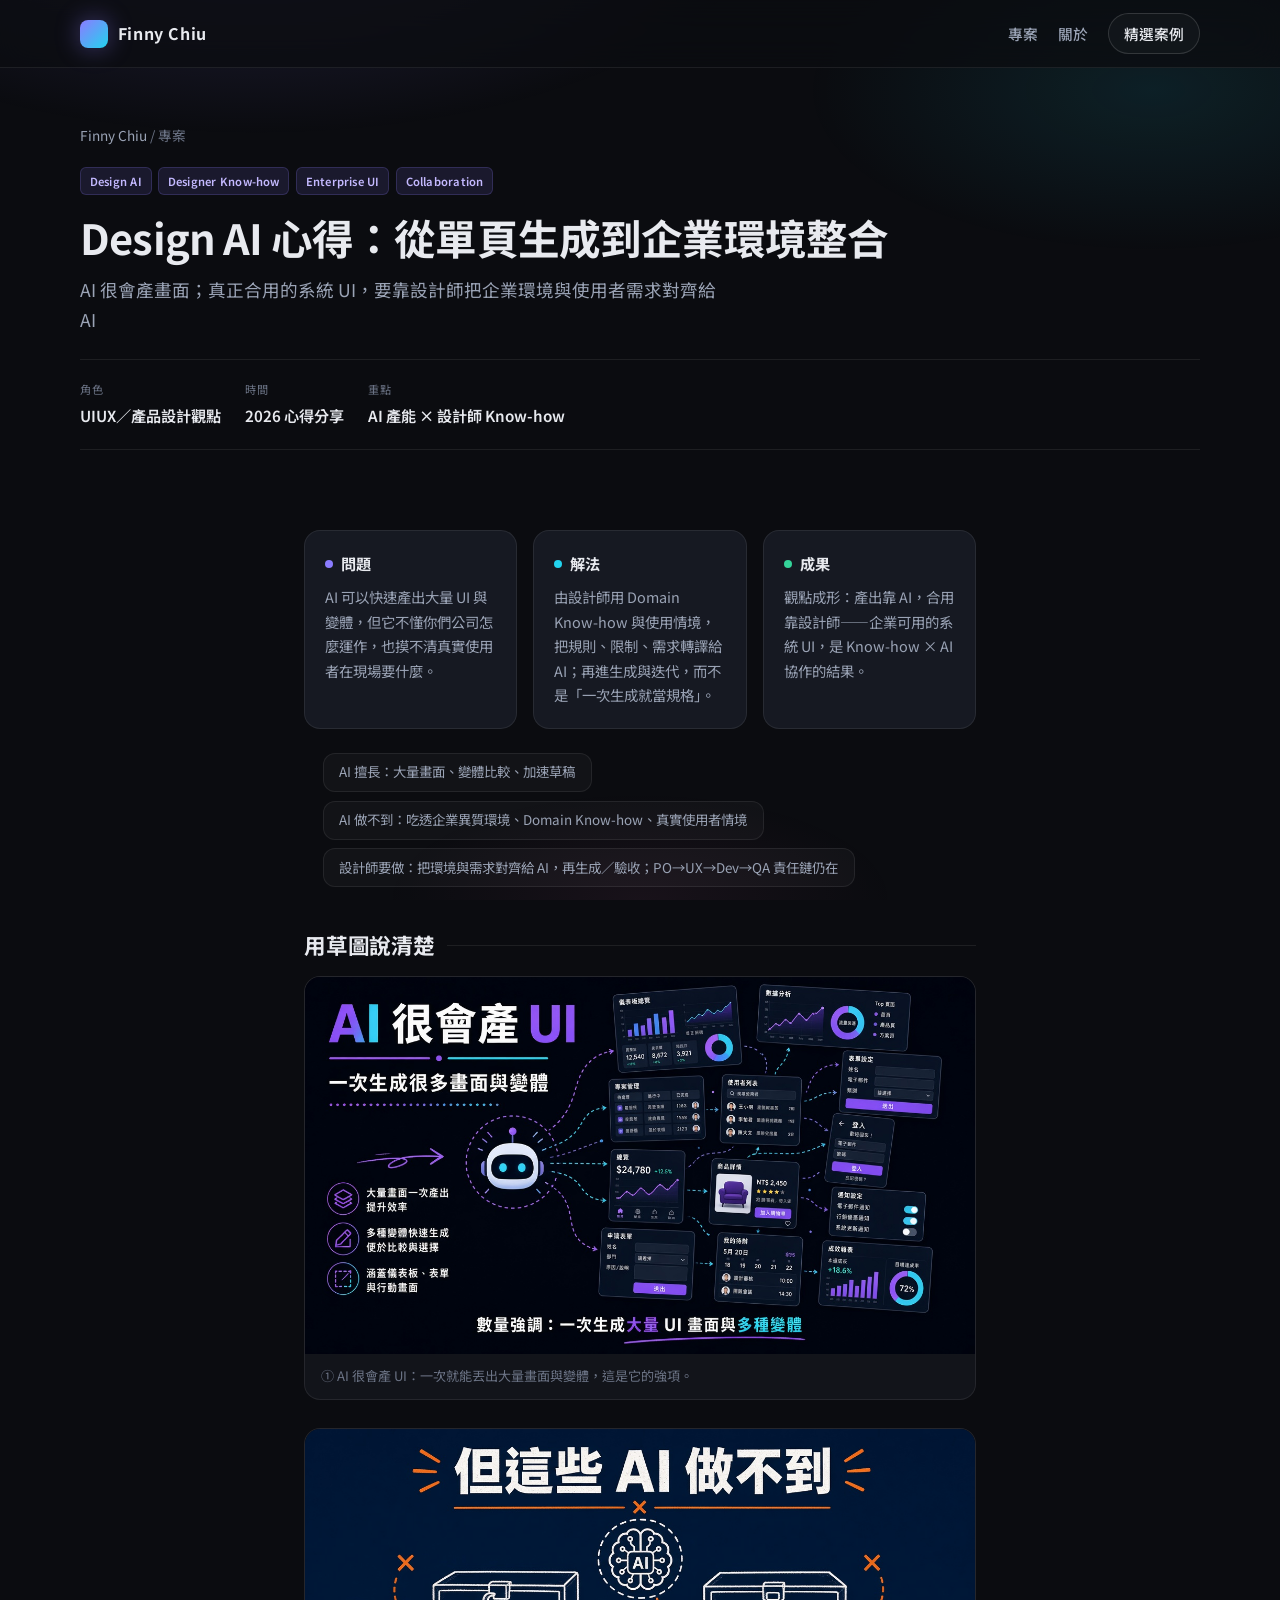
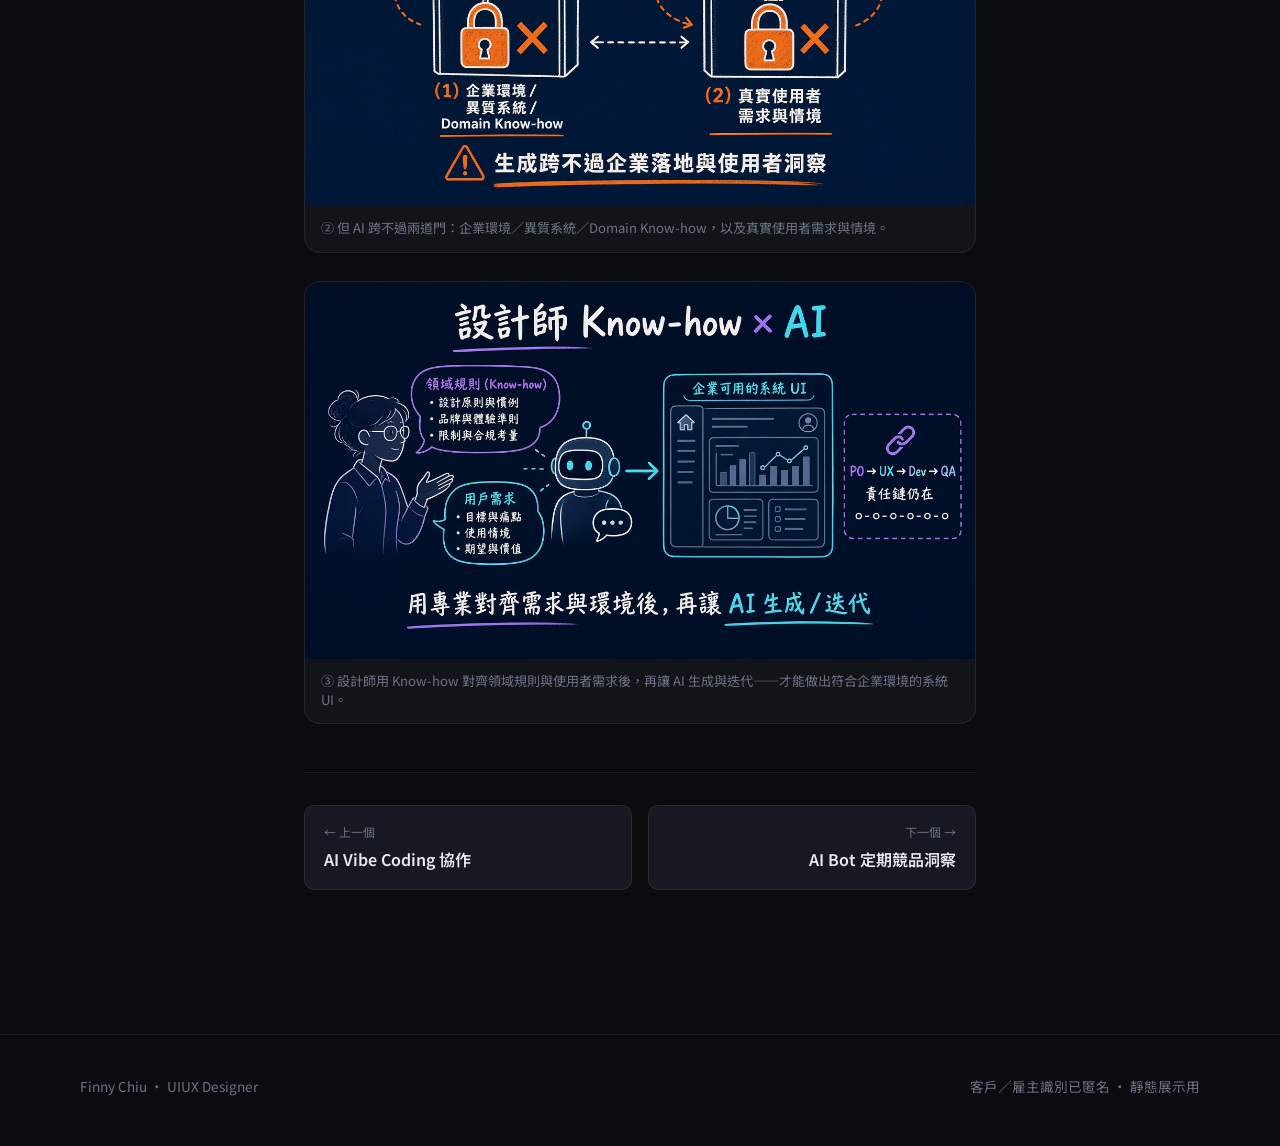
<file: projects/design-ai-exploration.html>
<!DOCTYPE html>
<html lang="zh-Hant">
<head>
  <meta charset="utf-8">
  <meta name="viewport" content="width=device-width, initial-scale=1">
  <meta name="robots" content="noindex, nofollow, noarchive, nosnippet, noimageindex">
  <meta name="googlebot" content="noindex, nofollow, noarchive, nosnippet, noimageindex">
  <title>Design AI 心得：從單頁生成到企業環境整合 · Finny Chiu</title>
  <meta name="description" content="AI 能大量產 UI，但企業環境與使用者需求要靠設計師 know-how 與 AI 溝通，才能做出真正合用的系統 UI。">
  <link rel="preconnect" href="https://fonts.googleapis.com">
  <link rel="preconnect" href="https://fonts.gstatic.com" crossorigin>
  <link href="https://fonts.googleapis.com/css2?family=Noto+Sans+TC:wght@400;500;600;700&family=Inter:wght@400;500;600;700&display=swap" rel="stylesheet">
  <link rel="stylesheet" href="../css/styles.css">
</head>
<body>
<nav class="nav">
  <div class="wrap nav-inner">
    <a class="logo" href="../index.html"><span class="logo-mark" aria-hidden="true"></span>Finny Chiu</a>
    <div class="nav-links">
      <a href="../index.html#projects">專案</a>
      <a href="../index.html#about">關於</a>
      <a class="nav-cta" href="../index.html#projects">精選案例</a>
    </div>
  </div>
</nav>
<article class="case-hero">
  <div class="wrap">
    <div class="crumb"><a href="../index.html">Finny Chiu</a> / 專案</div>
    <div class="card-meta" style="margin-bottom:1rem"><span class="tag">Design AI</span><span class="tag">Designer Know-how</span><span class="tag">Enterprise UI</span><span class="tag">Collaboration</span></div>
    <h1>Design AI 心得：從單頁生成到企業環境整合</h1>
    <p class="subtitle">AI 很會產畫面；真正合用的系統 UI，要靠設計師把企業環境與使用者需求對齊給 AI</p>
    <div class="meta-row">
      <div class="meta-item"><label>角色</label><span>UIUX／產品設計觀點</span></div>
      <div class="meta-item"><label>時間</label><span>2026 心得分享</span></div>
      <div class="meta-item"><label>重點</label><span>AI 產能 × 設計師 Know-how</span></div>
    </div>
  </div>
</article>

<section>
  <div class="wrap prose">
    <div class="split-3">
      <div class="block"><h3><span class="dot"></span>問題</h3><p>AI 可以快速產出大量 UI 與變體，但它不懂你們公司怎麼運作，也摸不清真實使用者在現場要什麼。</p></div>
      <div class="block"><h3><span class="dot" style="background:var(--accent-2)"></span>解法</h3><p>由設計師用 Domain Know-how 與使用情境，把規則、限制、需求轉譯給 AI；再進生成與迭代，而不是「一次生成就當規格」。</p></div>
      <div class="block"><h3><span class="dot" style="background:#34d399"></span>成果</h3><p>觀點成形：產出靠 AI，合用靠設計師——企業可用的系統 UI，是 Know-how × AI 協作的結果。</p></div>
    </div>

    <ul class="outcome-chips">
      <li>AI 擅長：大量畫面、變體比較、加速草稿</li>
      <li>AI 做不到：吃透企業異質環境、Domain Know-how、真實使用者情境</li>
      <li>設計師要做：把環境與需求對齊給 AI，再生成／驗收；PO→UX→Dev→QA 責任鏈仍在</li>
    </ul>

    <h2 class="story-heading">用草圖說清楚</h2>
    <div class="visual-story">
      <figure class="shot-full">
        <img src="../images/design-ai-exploration/sketch01_ai_many_ui.png" alt="草圖：AI 很會產 UI" loading="lazy">
        <figcaption>① AI 很會產 UI：一次就能丟出大量畫面與變體，這是它的強項。</figcaption>
      </figure>
      <figure class="shot-full">
        <img src="../images/design-ai-exploration/sketch02_ai_cannot.png" alt="草圖：AI 做不到企業環境與使用者需求" loading="lazy">
        <figcaption>② 但 AI 跨不過兩道門：企業環境／異質系統／Domain Know-how，以及真實使用者需求與情境。</figcaption>
      </figure>
      <figure class="shot-full">
        <img src="../images/design-ai-exploration/sketch03_designer_ai.png" alt="草圖：設計師 Know-how 與 AI 協作" loading="lazy">
        <figcaption>③ 設計師用 Know-how 對齊領域規則與使用者需求後，再讓 AI 生成與迭代——才能做出符合企業環境的系統 UI。</figcaption>
      </figure>
    </div>

    <div class="prev-next"><a href="vibe-coding-collaboration.html"><div class="label">← 上一個</div><div class="title">AI Vibe Coding 協作</div></a><a href="competitor-watch-bot.html" style="text-align:right"><div class="label">下一個 →</div><div class="title">AI Bot 定期競品洞察</div></a></div>
  </div>
</section>

<footer class="footer">
  <div class="wrap footer-inner">
    <div>Finny Chiu · UIUX Designer</div>
    <div>客戶／雇主識別已匿名 · 靜態展示用</div>
  </div>
</footer>
<script src="../js/main.js"></script>
</body>
</html>
</file>
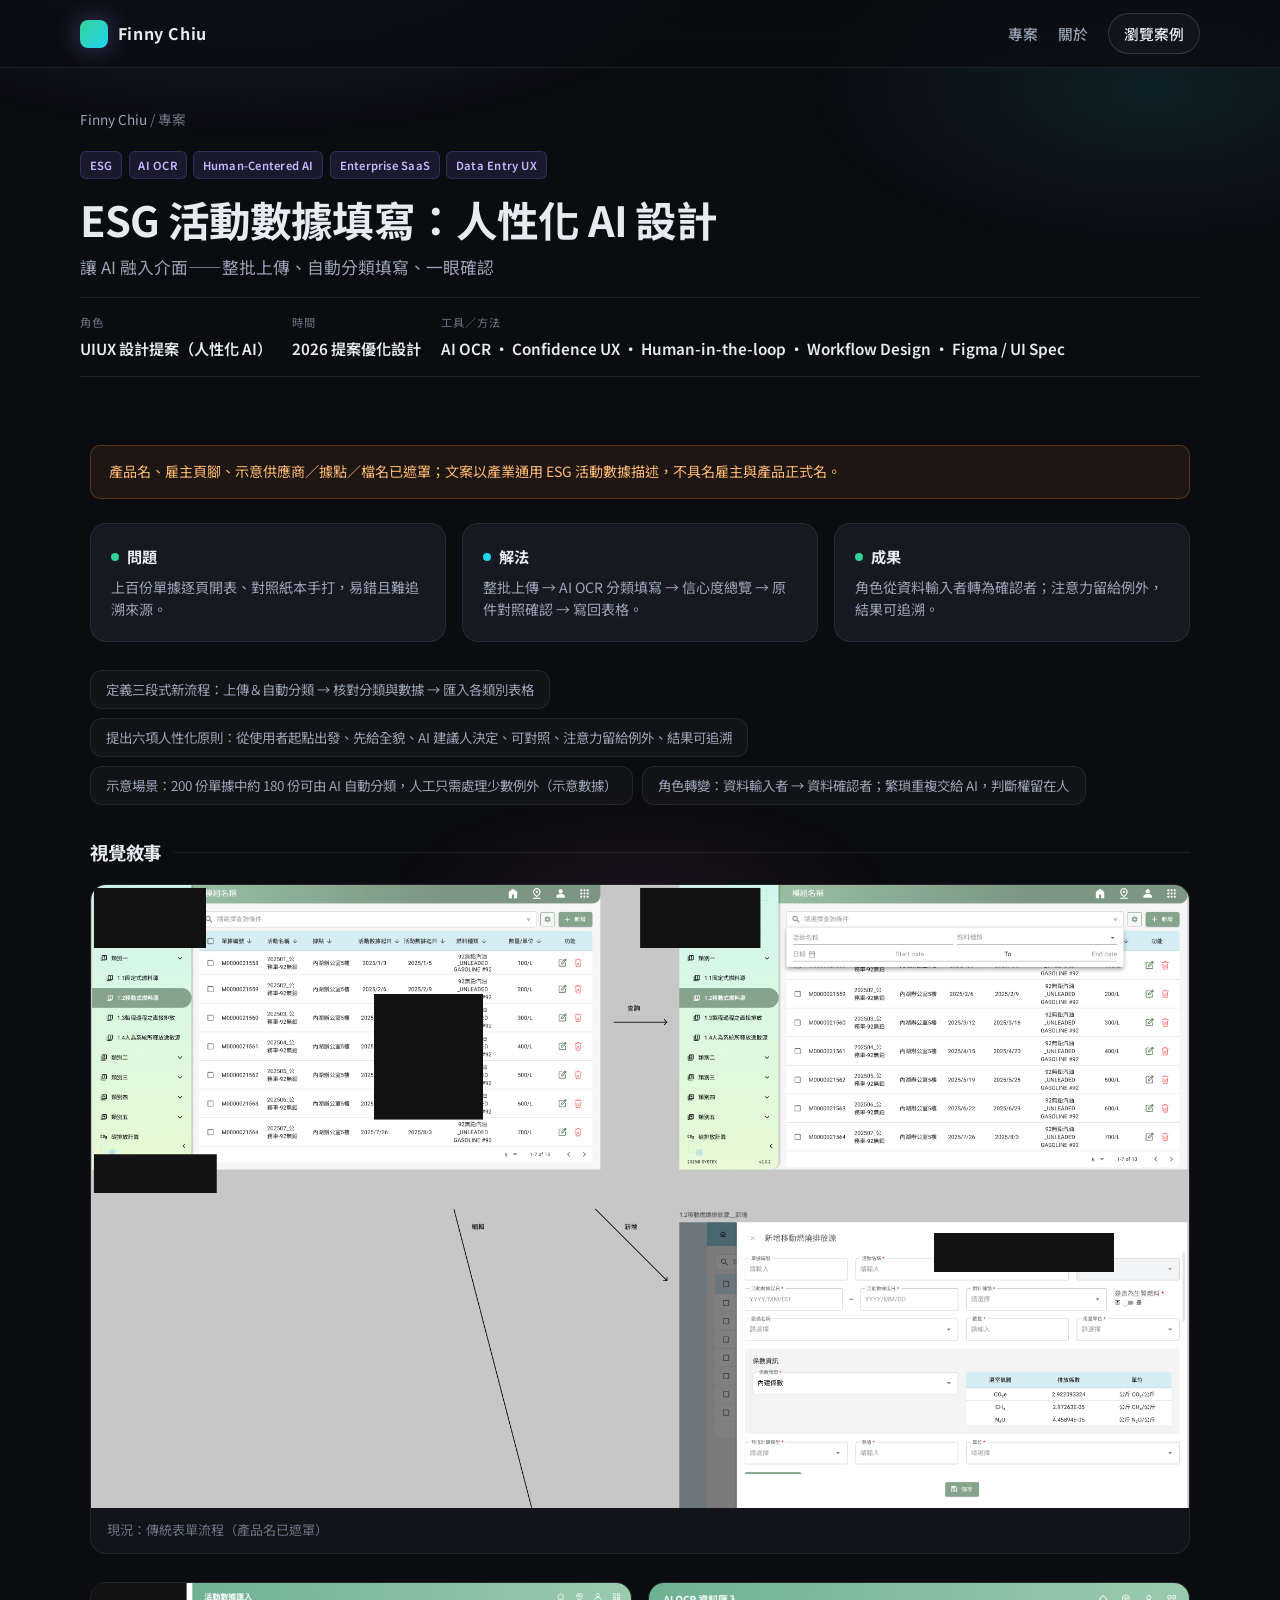
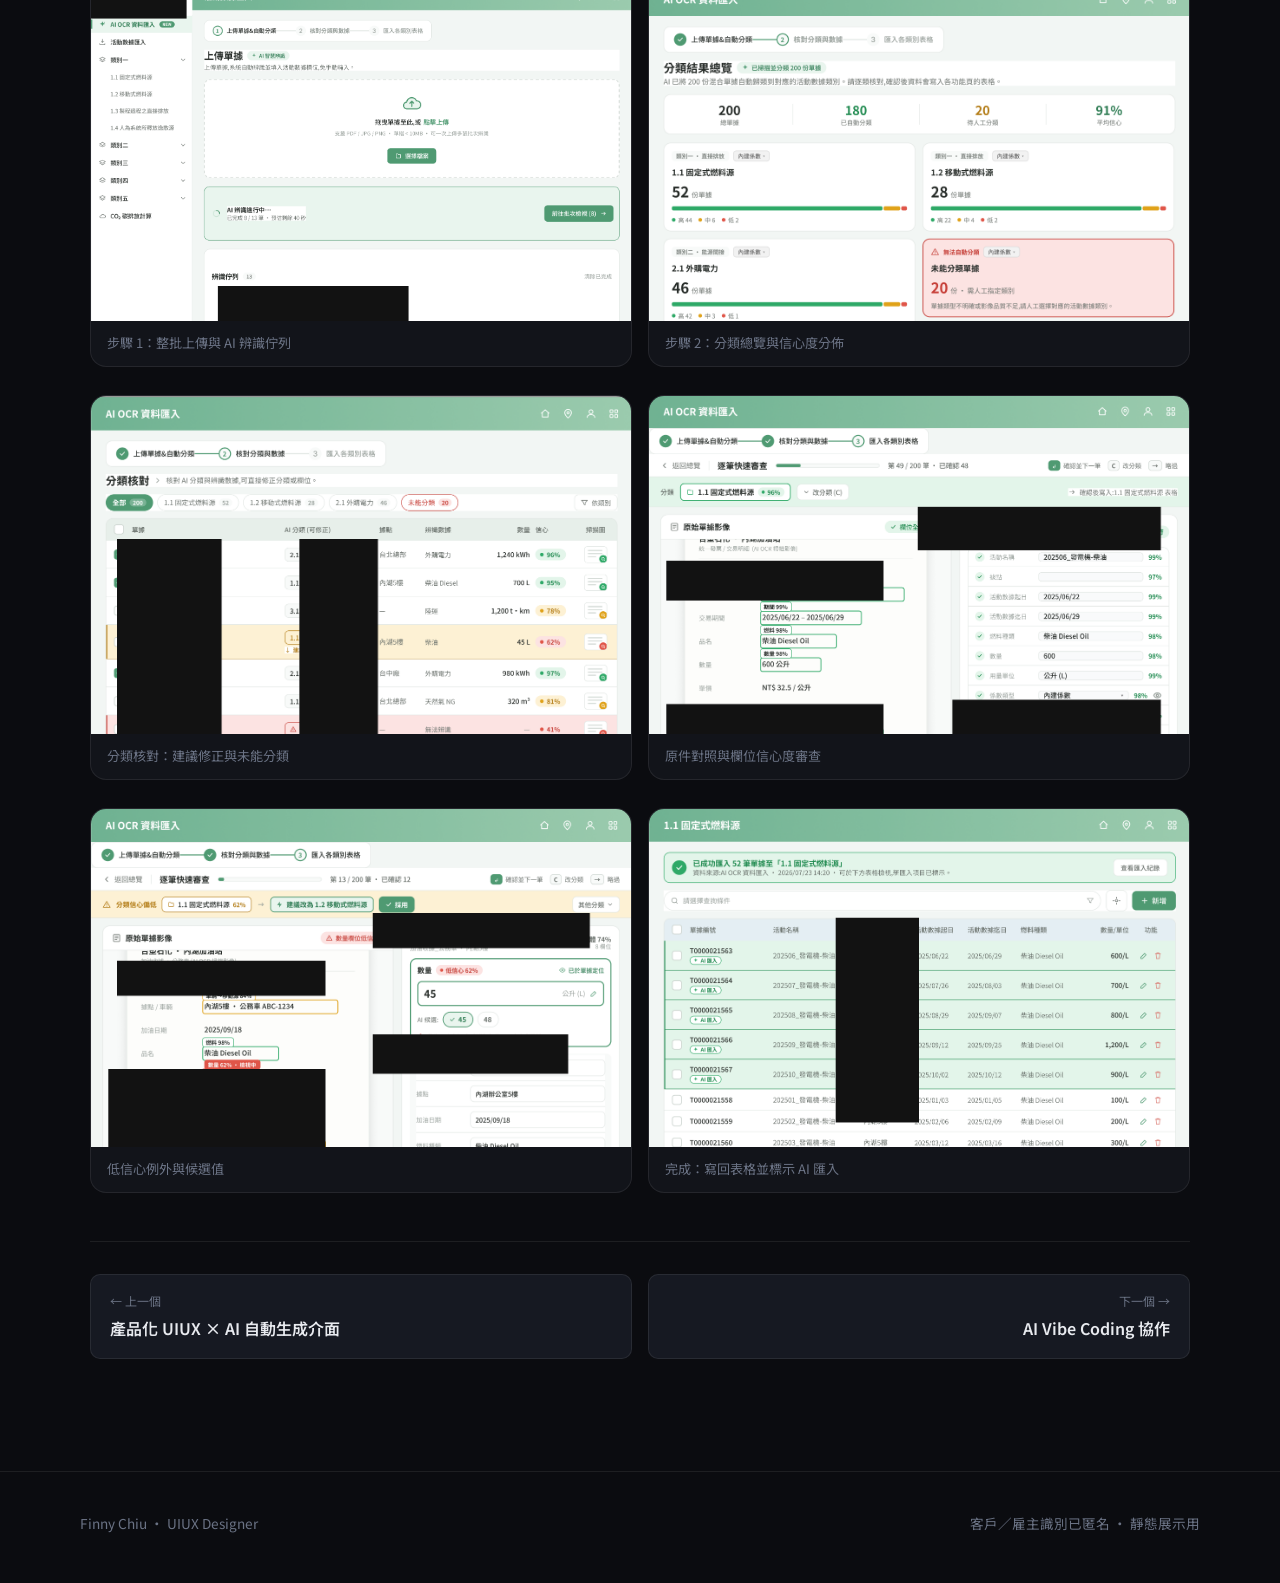
<file: projects/esg-ai-ocr-entry.html>
<!DOCTYPE html>
<html lang="zh-Hant">
<head>
  <meta charset="utf-8">
  <meta name="viewport" content="width=device-width, initial-scale=1">
  <meta name="robots" content="noindex, nofollow, noarchive, nosnippet, noimageindex">
  <meta name="googlebot" content="noindex, nofollow, noarchive, nosnippet, noimageindex">
  <title>ESG 活動數據填寫：人性化 AI 設計 · Finny Chiu</title>
  <meta name="description" content="針對企業 ESG 活動數據登錄，提出「AI 融入介面」的優化設計：使用者整批上傳單據，由 AI 完成 OCR 辨識、類別判斷與欄位填寫；介面以信心度、原件對照與候選值協助確認，使人從資料輸入者轉為資料確認者。">
  <link rel="preconnect" href="https://fonts.googleapis.com">
  <link rel="preconnect" href="https://fonts.gstatic.com" crossorigin>
  <link href="https://fonts.googleapis.com/css2?family=Noto+Sans+TC:wght@400;500;600;700&family=Inter:wght@400;500;600;700&display=swap" rel="stylesheet">
  <link rel="stylesheet" href="../css/styles.css">
  <style>:root { --accent: #34d399; }</style>
</head>
<body>
<nav class="nav">
  <div class="wrap nav-inner">
    <a class="logo" href="../index.html"><span class="logo-mark" aria-hidden="true"></span>Finny Chiu</a>
    <div class="nav-links">
      <a href="../index.html#projects">專案</a>
      <a href="../index.html#about">關於</a>
      <a class="nav-cta" href="../index.html#projects">瀏覽案例</a>
    </div>
  </div>
</nav>
<article class="case-hero case-hero-compact">
  <div class="wrap">
    <div class="crumb"><a href="../index.html">Finny Chiu</a> / 專案</div>
    <div class="card-meta" style="margin-bottom:0.85rem"><span class="tag">ESG</span><span class="tag">AI OCR</span><span class="tag">Human-Centered AI</span><span class="tag">Enterprise SaaS</span><span class="tag">Data Entry UX</span></div>
    <h1>ESG 活動數據填寫：人性化 AI 設計</h1>
    <p class="subtitle">讓 AI 融入介面——整批上傳、自動分類填寫、一眼確認</p>
    <div class="meta-row meta-row-compact">
      <div class="meta-item"><label>角色</label><span>UIUX 設計提案（人性化 AI）</span></div>
      <div class="meta-item"><label>時間</label><span>2026 提案優化設計</span></div>
      <div class="meta-item"><label>工具／方法</label><span>AI OCR · Confidence UX · Human-in-the-loop · Workflow Design · Figma / UI Spec</span></div>
    </div>
  </div>
</article>

<section class="case-body">
  <div class="wrap case-wrap">
    <div class="note-banner">產品名、雇主頁腳、示意供應商／據點／檔名已遮罩；文案以產業通用 ESG 活動數據描述，不具名雇主與產品正式名。</div>
    <div class="split-3 pso">
      <div class="block"><h3><span class="dot"></span>問題</h3><p>上百份單據逐頁開表、對照紙本手打，易錯且難追溯來源。</p></div>
      <div class="block"><h3><span class="dot" style="background:var(--accent-2)"></span>解法</h3><p>整批上傳 → AI OCR 分類填寫 → 信心度總覽 → 原件對照確認 → 寫回表格。</p></div>
      <div class="block"><h3><span class="dot" style="background:#34d399"></span>成果</h3><p>角色從資料輸入者轉為確認者；注意力留給例外，結果可追溯。</p></div>
    </div>
    
    <ul class="outcome-chips"><li>定義三段式新流程：上傳＆自動分類 → 核對分類與數據 → 匯入各類別表格</li><li>提出六項人性化原則：從使用者起點出發、先給全貌、AI 建議人決定、可對照、注意力留給例外、結果可追溯</li><li>示意場景：200 份單據中約 180 份可由 AI 自動分類，人工只需處理少數例外（示意數據）</li><li>角色轉變：資料輸入者 → 資料確認者；繁瑣重複交給 AI，判斷權留在人</li></ul>

    <h2 class="story-heading">視覺敘事</h2>
    <div class="visual-story">
<figure class="shot-full">
  <img src="../images/esg-ai-ocr-entry/img01_before_flow_redacted.png" alt="現況：傳統表單流程（產品名已遮罩）" loading="lazy">
  <figcaption>現況：傳統表單流程（產品名已遮罩）</figcaption>
</figure>
<div class="shot-pair">
<figure>
  <img src="../images/esg-ai-ocr-entry/img02_upload_redacted.png" alt="步驟 1：整批上傳與 AI 辨識佇列" loading="lazy">
  <figcaption>步驟 1：整批上傳與 AI 辨識佇列</figcaption>
</figure>
<figure>
  <img src="../images/esg-ai-ocr-entry/img03_overview.png" alt="步驟 2：分類總覽與信心度分佈" loading="lazy">
  <figcaption>步驟 2：分類總覽與信心度分佈</figcaption>
</figure>
</div>
<div class="shot-pair">
<figure>
  <img src="../images/esg-ai-ocr-entry/img04_classify_check_redacted.png" alt="分類核對：建議修正與未能分類" loading="lazy">
  <figcaption>分類核對：建議修正與未能分類</figcaption>
</figure>
<figure>
  <img src="../images/esg-ai-ocr-entry/img05_field_review_redacted.png" alt="原件對照與欄位信心度審查" loading="lazy">
  <figcaption>原件對照與欄位信心度審查</figcaption>
</figure>
</div>
<div class="shot-pair">
<figure>
  <img src="../images/esg-ai-ocr-entry/img06_low_confidence_redacted.png" alt="低信心例外與候選值" loading="lazy">
  <figcaption>低信心例外與候選值</figcaption>
</figure>
<figure>
  <img src="../images/esg-ai-ocr-entry/img07_import_result_redacted.png" alt="完成：寫回表格並標示 AI 匯入" loading="lazy">
  <figcaption>完成：寫回表格並標示 AI 匯入</figcaption>
</figure>
</div>
</div>

    <div class="prev-next"><a href="productization-ai-ui.html"><div class="label">← 上一個</div><div class="title">產品化 UIUX × AI 自動生成介面</div></a><a href="vibe-coding-collaboration.html" style="text-align:right"><div class="label">下一個 →</div><div class="title">AI Vibe Coding 協作</div></a></div>
  </div>
</section>

<footer class="footer">
  <div class="wrap footer-inner">
    <div>Finny Chiu · UIUX Designer</div>
    <div>客戶／雇主識別已匿名 · 靜態展示用</div>
  </div>
</footer>
<script src="../js/main.js"></script>
</body>
</html>
</file>
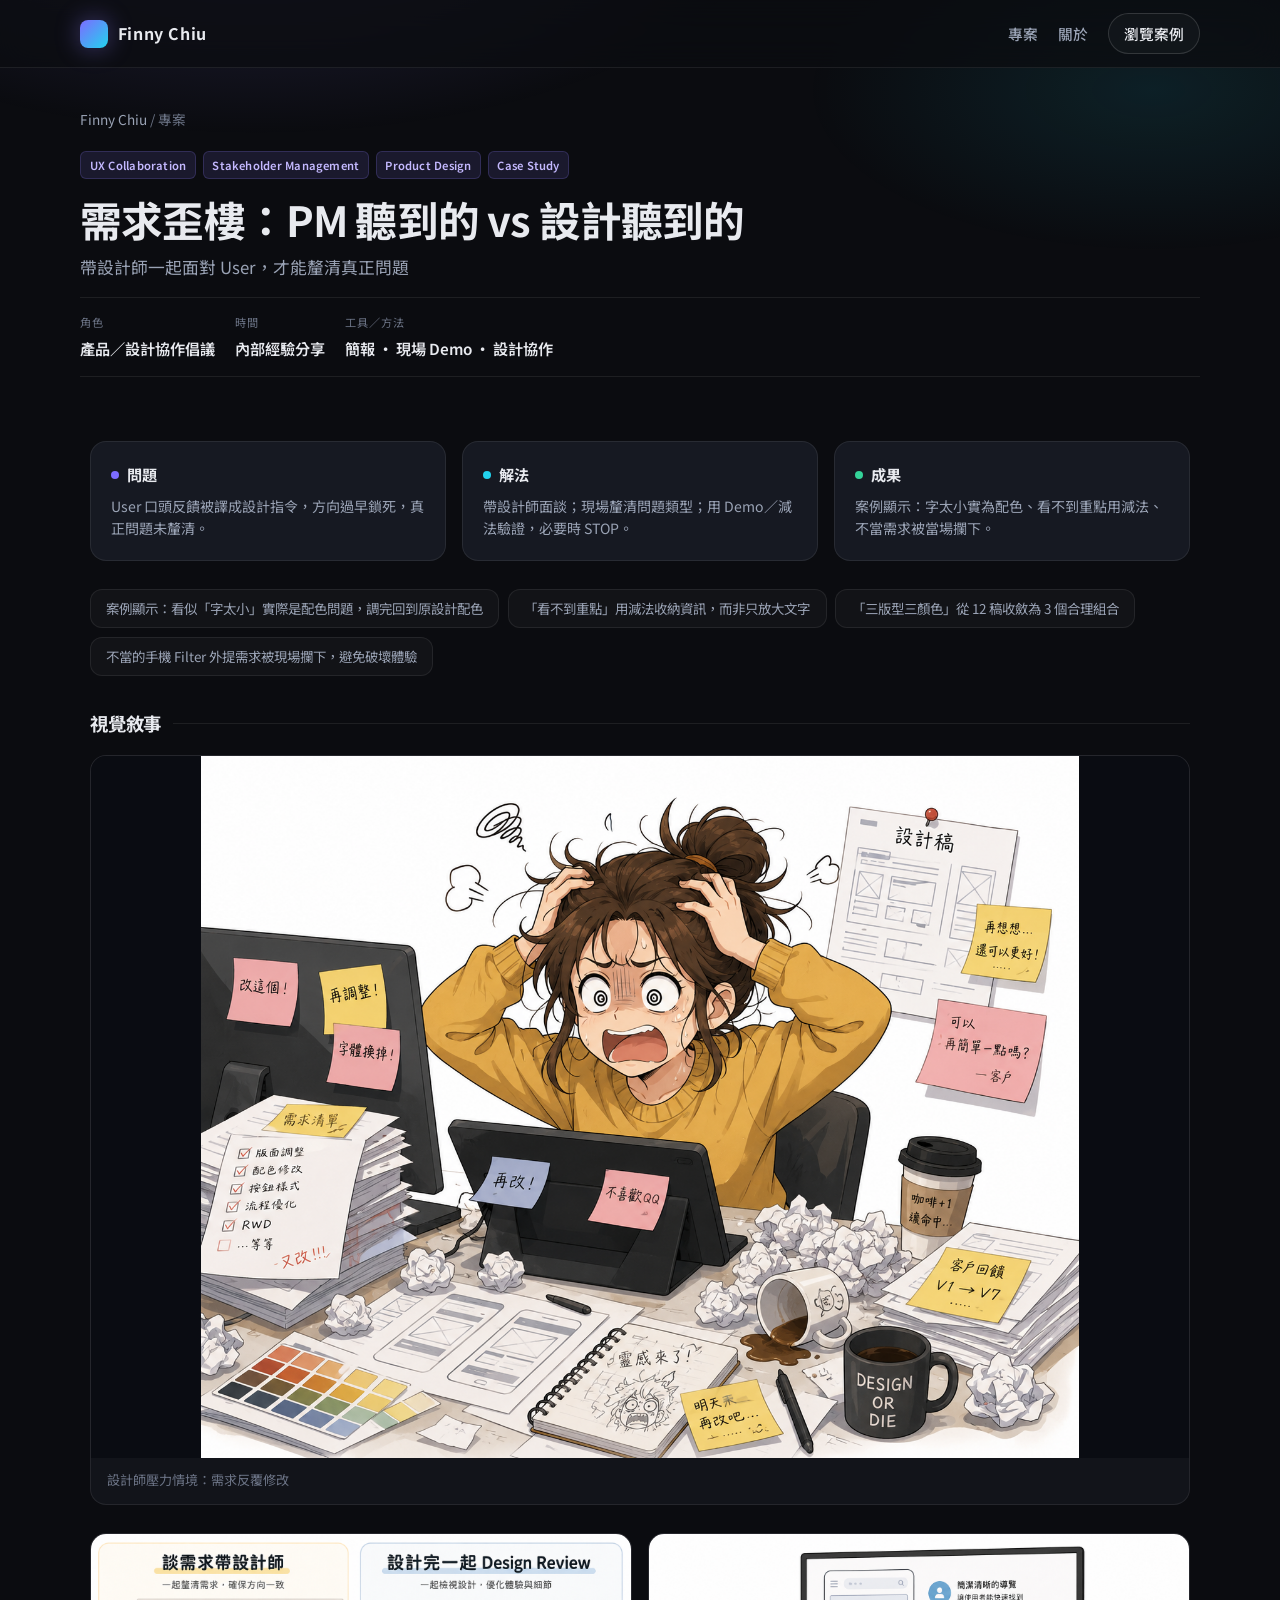
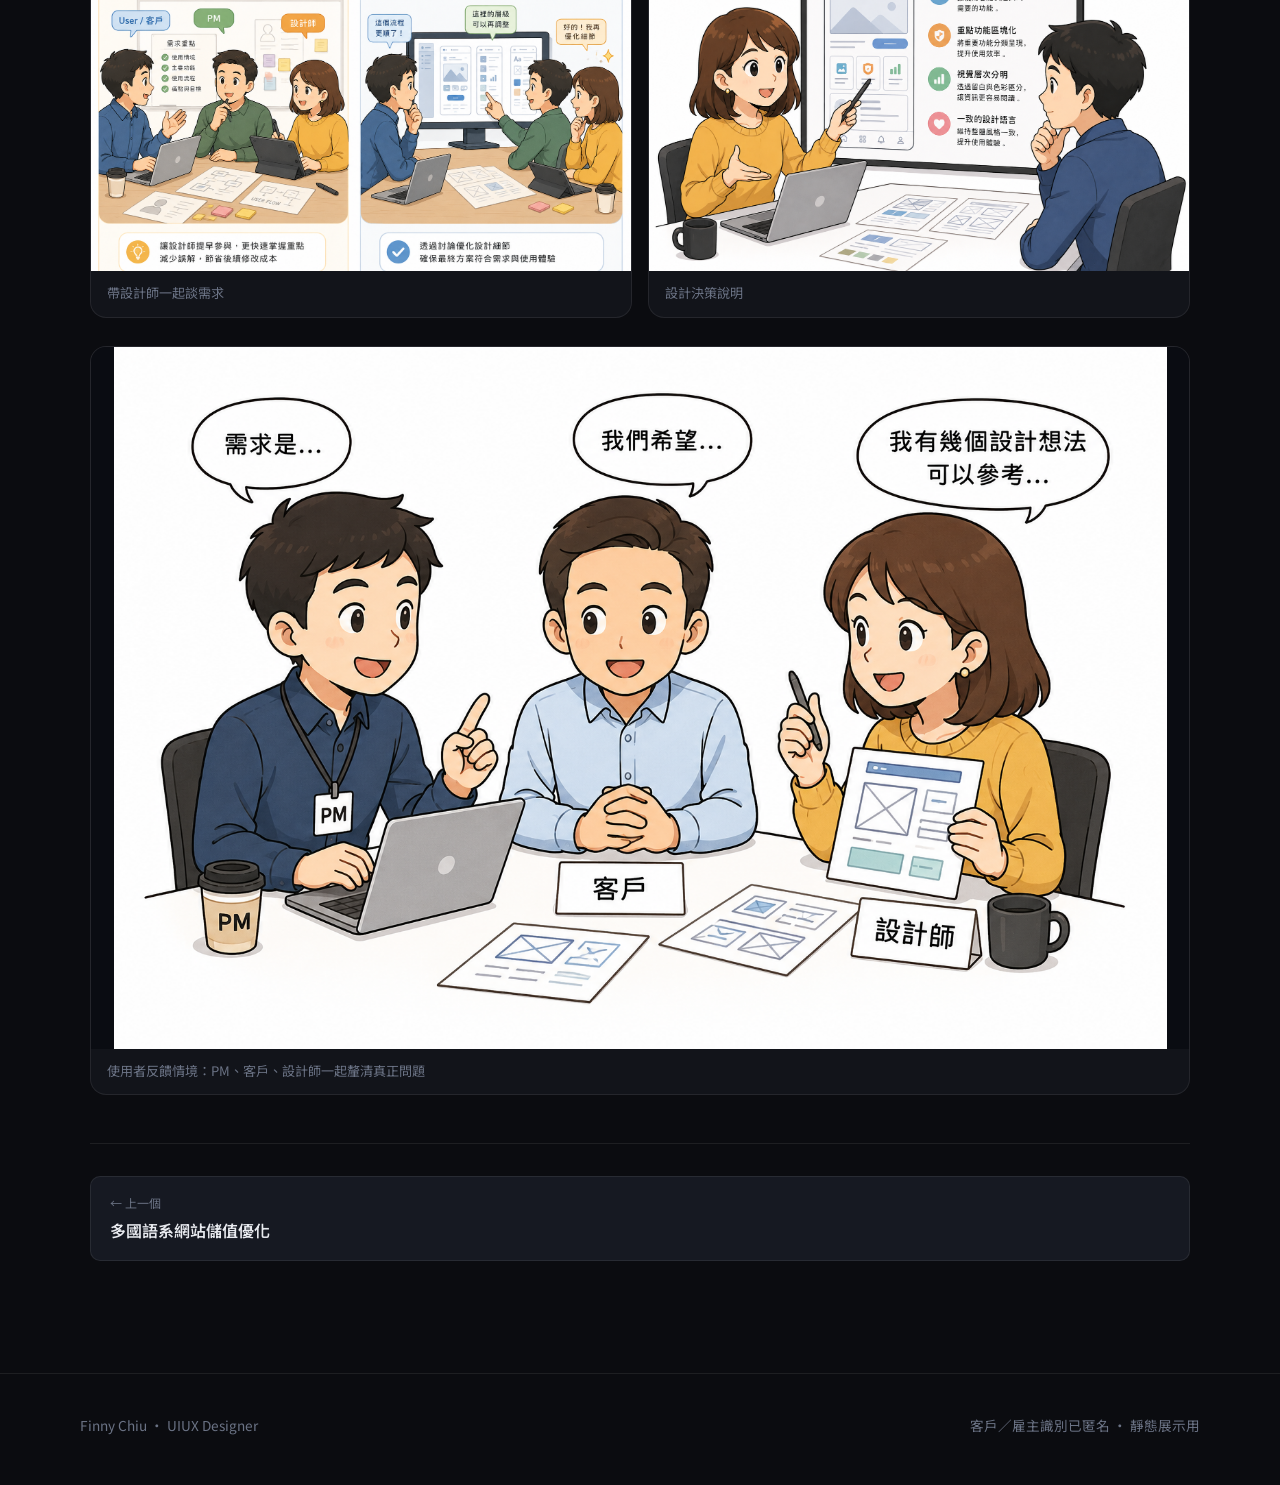
<file: projects/pm-vs-design-alignment.html>
<!DOCTYPE html>
<html lang="zh-Hant">
<head>
  <meta charset="utf-8">
  <meta name="viewport" content="width=device-width, initial-scale=1">
  <meta name="robots" content="noindex, nofollow, noarchive, nosnippet, noimageindex">
  <meta name="googlebot" content="noindex, nofollow, noarchive, nosnippet, noimageindex">
  <title>需求歪樓：PM 聽到的 vs 設計聽到的 · Finny Chiu</title>
  <meta name="description" content="透過五則真實需求誤讀案例，說明 PM 與設計師對同一句 User 反饋可能走向完全不同解法，主張 PM 應帶設計師進場、只傳達需求不預設設計方向。">
  <link rel="preconnect" href="https://fonts.googleapis.com">
  <link rel="preconnect" href="https://fonts.gstatic.com" crossorigin>
  <link href="https://fonts.googleapis.com/css2?family=Noto+Sans+TC:wght@400;500;600;700&family=Inter:wght@400;500;600;700&display=swap" rel="stylesheet">
  <link rel="stylesheet" href="../css/styles.css">
  <style>:root { --accent: #7c6cff; }</style>
</head>
<body>
<nav class="nav">
  <div class="wrap nav-inner">
    <a class="logo" href="../index.html"><span class="logo-mark" aria-hidden="true"></span>Finny Chiu</a>
    <div class="nav-links">
      <a href="../index.html#projects">專案</a>
      <a href="../index.html#about">關於</a>
      <a class="nav-cta" href="../index.html#projects">瀏覽案例</a>
    </div>
  </div>
</nav>
<article class="case-hero case-hero-compact">
  <div class="wrap">
    <div class="crumb"><a href="../index.html">Finny Chiu</a> / 專案</div>
    <div class="card-meta" style="margin-bottom:0.85rem"><span class="tag">UX Collaboration</span><span class="tag">Stakeholder Management</span><span class="tag">Product Design</span><span class="tag">Case Study</span></div>
    <h1>需求歪樓：PM 聽到的 vs 設計聽到的</h1>
    <p class="subtitle">帶設計師一起面對 User，才能釐清真正問題</p>
    <div class="meta-row meta-row-compact">
      <div class="meta-item"><label>角色</label><span>產品／設計協作倡議</span></div>
      <div class="meta-item"><label>時間</label><span>內部經驗分享</span></div>
      <div class="meta-item"><label>工具／方法</label><span>簡報 · 現場 Demo · 設計協作</span></div>
    </div>
  </div>
</article>

<section class="case-body">
  <div class="wrap case-wrap">
    
    <div class="split-3 pso">
      <div class="block"><h3><span class="dot"></span>問題</h3><p>User 口頭反饋被譯成設計指令，方向過早鎖死，真正問題未釐清。</p></div>
      <div class="block"><h3><span class="dot" style="background:var(--accent-2)"></span>解法</h3><p>帶設計師面談；現場釐清問題類型；用 Demo／減法驗證，必要時 STOP。</p></div>
      <div class="block"><h3><span class="dot" style="background:#34d399"></span>成果</h3><p>案例顯示：字太小實為配色、看不到重點用減法、不當需求被當場攔下。</p></div>
    </div>
    
    <ul class="outcome-chips"><li>案例顯示：看似「字太小」實際是配色問題，調完回到原設計配色</li><li>「看不到重點」用減法收納資訊，而非只放大文字</li><li>「三版型三顏色」從 12 稿收斂為 3 個合理組合</li><li>不當的手機 Filter 外提需求被現場攔下，避免破壞體驗</li></ul>

    <h2 class="story-heading">視覺敘事</h2>
    <div class="visual-story">
<figure class="shot-full">
  <img src="../images/pm-vs-design-alignment/img01.png" alt="設計師壓力情境：需求反覆修改" loading="lazy">
  <figcaption>設計師壓力情境：需求反覆修改</figcaption>
</figure>
<div class="shot-pair">
<figure>
  <img src="../images/pm-vs-design-alignment/img02.png" alt="帶設計師一起談需求" loading="lazy">
  <figcaption>帶設計師一起談需求</figcaption>
</figure>
<figure>
  <img src="../images/pm-vs-design-alignment/img03.png" alt="設計決策說明" loading="lazy">
  <figcaption>設計決策說明</figcaption>
</figure>
</div>
<figure class="shot-full">
  <img src="../images/pm-vs-design-alignment/img04.png" alt="使用者反饋情境" loading="lazy">
  <figcaption>使用者反饋情境：PM、客戶、設計師一起釐清真正問題</figcaption>
</figure>
</div>

    <div class="prev-next"><a href="deposit-ux-merged.html"><div class="label">← 上一個</div><div class="title">多國語系網站儲值優化</div></a></div>
  </div>
</section>

<footer class="footer">
  <div class="wrap footer-inner">
    <div>Finny Chiu · UIUX Designer</div>
    <div>客戶／雇主識別已匿名 · 靜態展示用</div>
  </div>
</footer>
<script src="../js/main.js"></script>
</body>
</html>
</file>
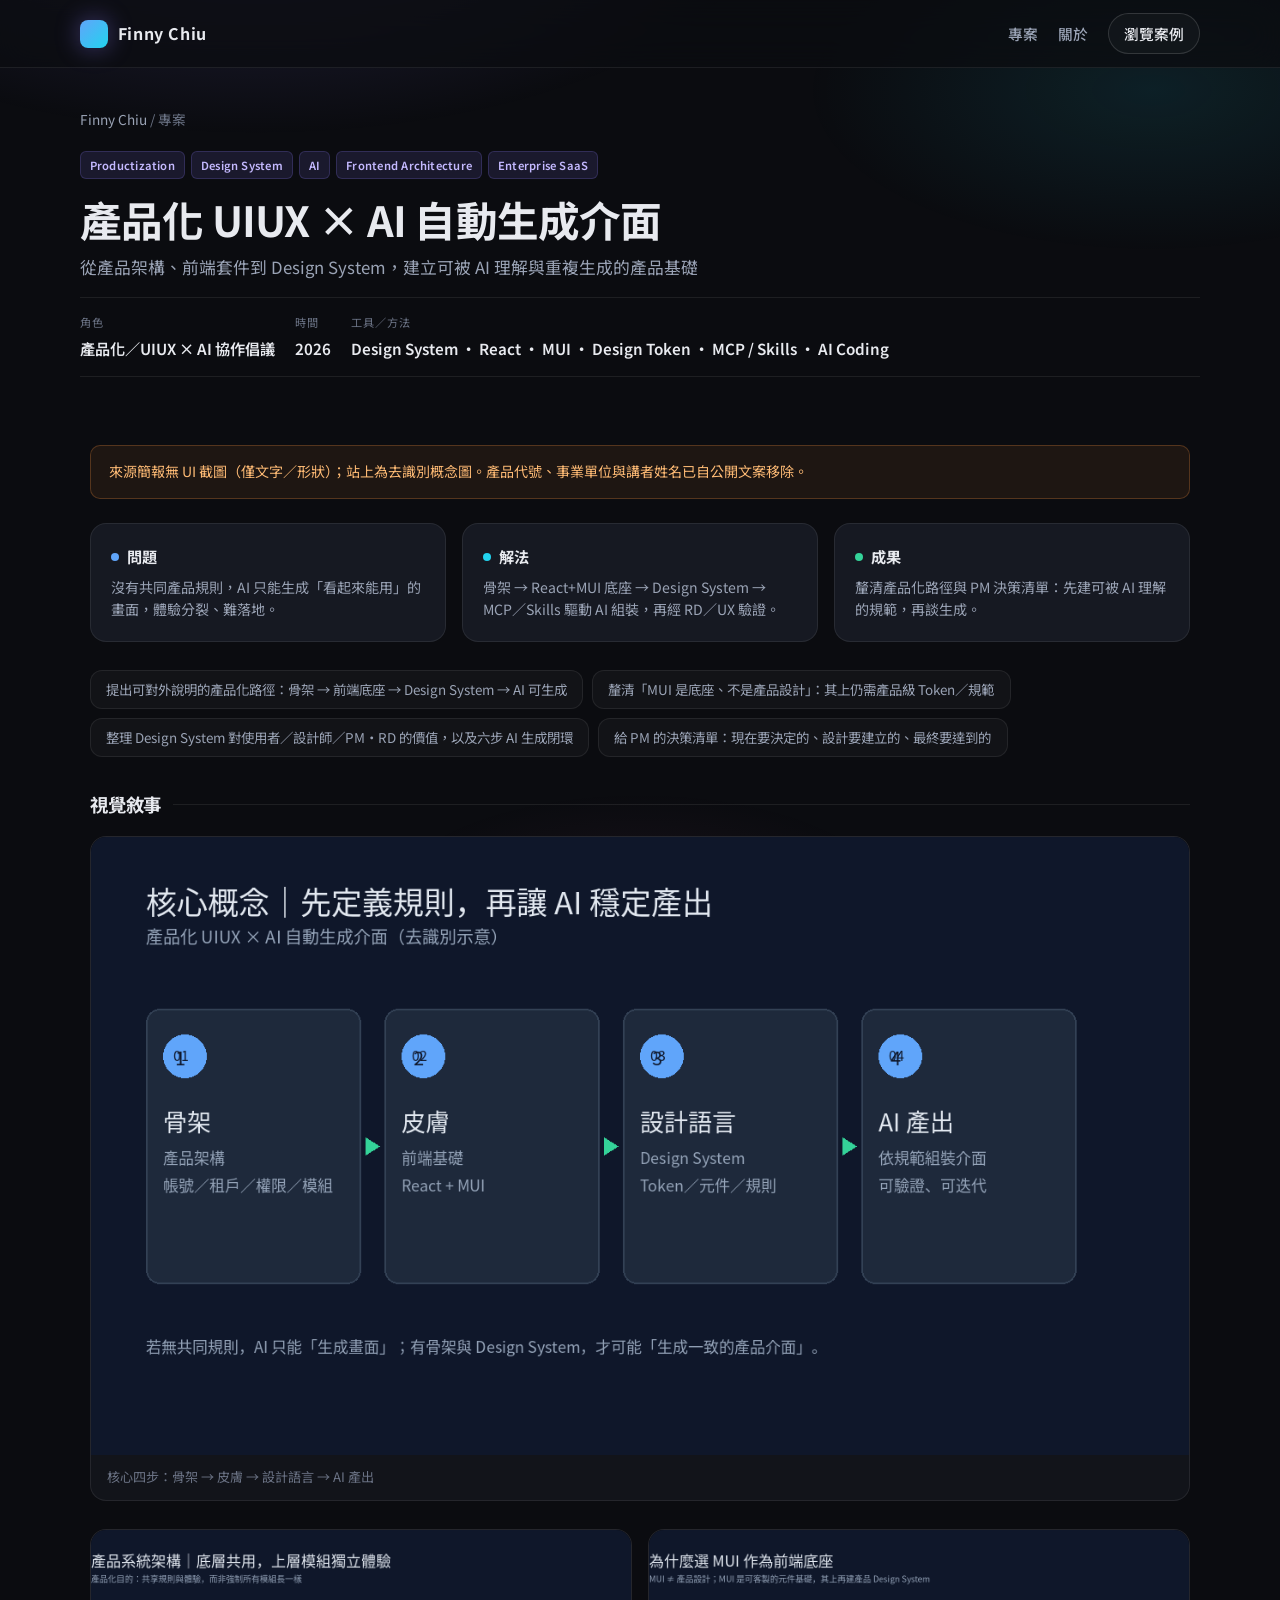
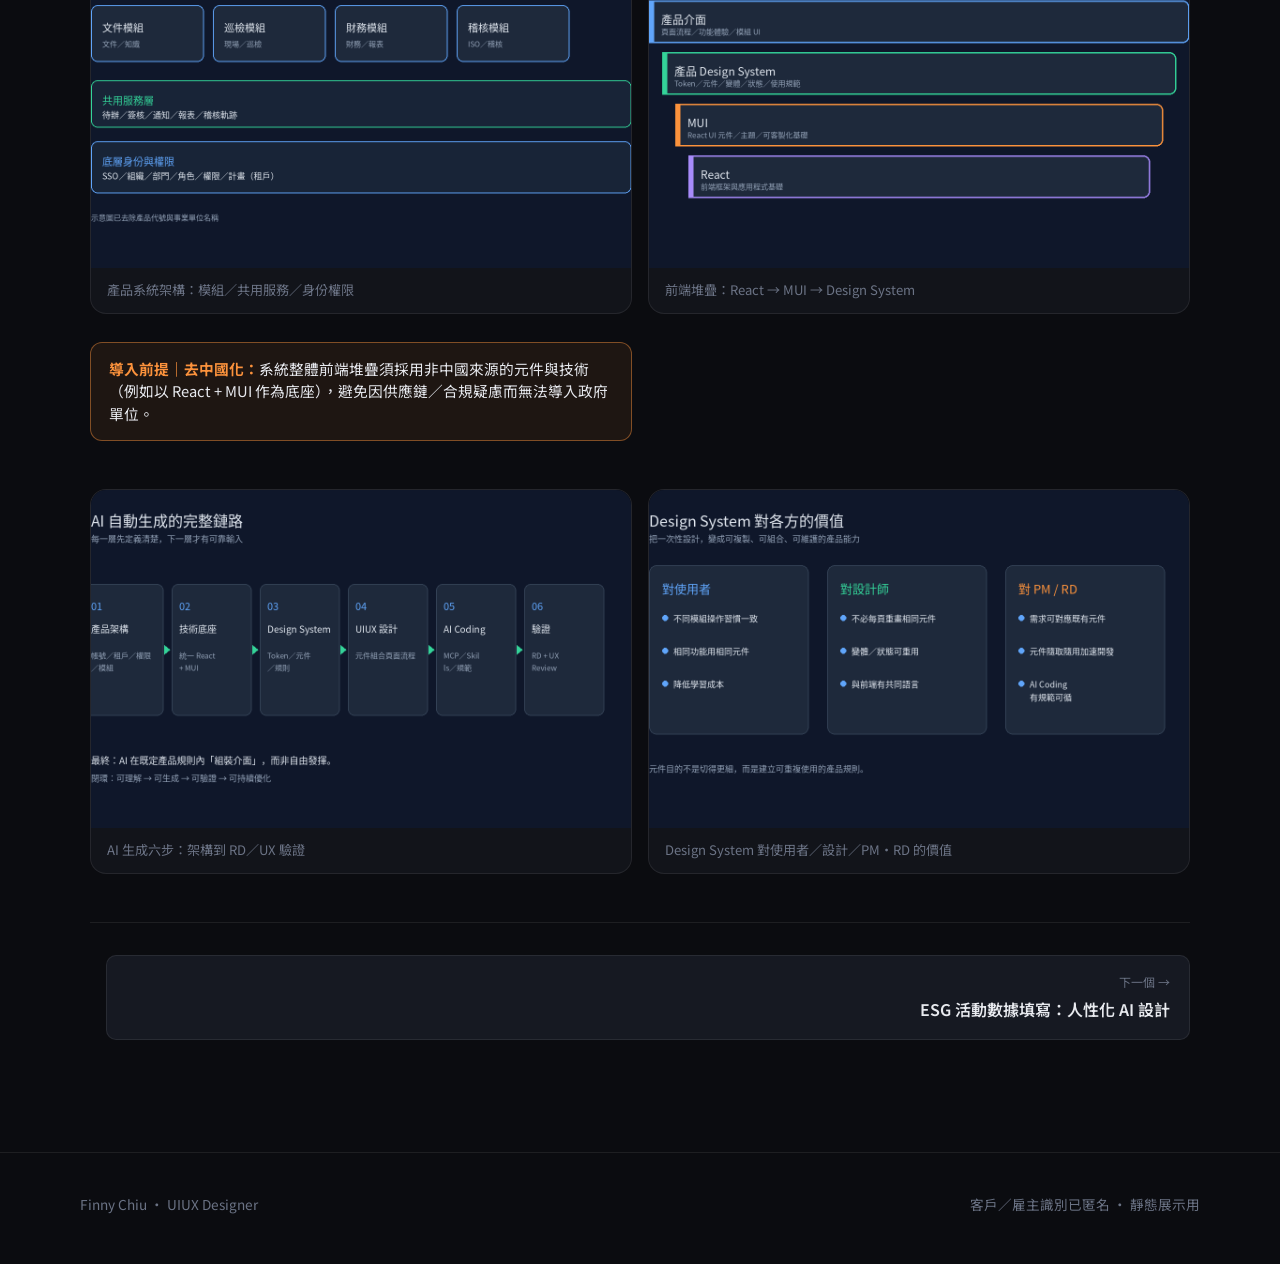
<file: projects/productization-ai-ui.html>
<!DOCTYPE html>
<html lang="zh-Hant">
<head>
  <meta charset="utf-8">
  <meta name="viewport" content="width=device-width, initial-scale=1">
  <meta name="robots" content="noindex, nofollow, noarchive, nosnippet, noimageindex">
  <meta name="googlebot" content="noindex, nofollow, noarchive, nosnippet, noimageindex">
  <title>產品化 UIUX × AI 自動生成介面 · Finny Chiu</title>
  <meta name="description" content="主張 AI 生成介面之前，必須先有產品骨架、統一前端底座與 Design System；以 React + MUI 為基礎建立可被 AI 理解的產品規範，形成「可理解→可生成→可驗證→可持續優化」閉環。">
  <link rel="preconnect" href="https://fonts.googleapis.com">
  <link rel="preconnect" href="https://fonts.gstatic.com" crossorigin>
  <link href="https://fonts.googleapis.com/css2?family=Noto+Sans+TC:wght@400;500;600;700&family=Inter:wght@400;500;600;700&display=swap" rel="stylesheet">
  <link rel="stylesheet" href="../css/styles.css">
  <style>:root { --accent: #60a5fa; }</style>
</head>
<body>
<nav class="nav">
  <div class="wrap nav-inner">
    <a class="logo" href="../index.html"><span class="logo-mark" aria-hidden="true"></span>Finny Chiu</a>
    <div class="nav-links">
      <a href="../index.html#projects">專案</a>
      <a href="../index.html#about">關於</a>
      <a class="nav-cta" href="../index.html#projects">瀏覽案例</a>
    </div>
  </div>
</nav>
<article class="case-hero case-hero-compact">
  <div class="wrap">
    <div class="crumb"><a href="../index.html">Finny Chiu</a> / 專案</div>
    <div class="card-meta" style="margin-bottom:0.85rem"><span class="tag">Productization</span><span class="tag">Design System</span><span class="tag">AI</span><span class="tag">Frontend Architecture</span><span class="tag">Enterprise SaaS</span></div>
    <h1>產品化 UIUX × AI 自動生成介面</h1>
    <p class="subtitle">從產品架構、前端套件到 Design System，建立可被 AI 理解與重複生成的產品基礎</p>
    <div class="meta-row meta-row-compact">
      <div class="meta-item"><label>角色</label><span>產品化／UIUX × AI 協作倡議</span></div>
      <div class="meta-item"><label>時間</label><span>2026</span></div>
      <div class="meta-item"><label>工具／方法</label><span>Design System · React · MUI · Design Token · MCP / Skills · AI Coding</span></div>
    </div>
  </div>
</article>

<section class="case-body">
  <div class="wrap case-wrap">
    <div class="note-banner">來源簡報無 UI 截圖（僅文字／形狀）；站上為去識別概念圖。產品代號、事業單位與講者姓名已自公開文案移除。</div>
    <div class="split-3 pso">
      <div class="block"><h3><span class="dot"></span>問題</h3><p>沒有共同產品規則，AI 只能生成「看起來能用」的畫面，體驗分裂、難落地。</p></div>
      <div class="block"><h3><span class="dot" style="background:var(--accent-2)"></span>解法</h3><p>骨架 → React+MUI 底座 → Design System → MCP／Skills 驅動 AI 組裝，再經 RD／UX 驗證。</p></div>
      <div class="block"><h3><span class="dot" style="background:#34d399"></span>成果</h3><p>釐清產品化路徑與 PM 決策清單：先建可被 AI 理解的規範，再談生成。</p></div>
    </div>
    
    <ul class="outcome-chips"><li>提出可對外說明的產品化路徑：骨架 → 前端底座 → Design System → AI 可生成</li><li>釐清「MUI 是底座、不是產品設計」：其上仍需產品級 Token／規範</li><li>整理 Design System 對使用者／設計師／PM·RD 的價值，以及六步 AI 生成閉環</li><li>給 PM 的決策清單：現在要決定的、設計要建立的、最終要達到的</li></ul>

    <h2 class="story-heading">視覺敘事</h2>
    <div class="visual-story">
<figure class="shot-full">
  <img src="../images/productization-ai-ui/img01_diagram.png" alt="核心四步：骨架 → 皮膚 → 設計語言 → AI 產出" loading="lazy">
  <figcaption>核心四步：骨架 → 皮膚 → 設計語言 → AI 產出</figcaption>
</figure>
<div class="shot-pair">
<figure>
  <img src="../images/productization-ai-ui/img02_diagram.png" alt="產品系統架構：模組／共用服務／身份權限" loading="lazy">
  <figcaption>產品系統架構：模組／共用服務／身份權限</figcaption>
</figure>
<figure>
  <img src="../images/productization-ai-ui/img03_diagram.png" alt="前端堆疊：React → MUI → Design System" loading="lazy">
  <figcaption>前端堆疊：React → MUI → Design System</figcaption>
</figure>
<div class="callout"><strong>導入前提｜去中國化：</strong>系統整體前端堆疊須採用非中國來源的元件與技術（例如以 React + MUI 作為底座），避免因供應鏈／合規疑慮而無法導入政府單位。</div>
</div>
<div class="shot-pair">
<figure>
  <img src="../images/productization-ai-ui/img04_diagram.png" alt="AI 生成六步：架構到 RD／UX 驗證" loading="lazy">
  <figcaption>AI 生成六步：架構到 RD／UX 驗證</figcaption>
</figure>
<figure>
  <img src="../images/productization-ai-ui/img05_diagram.png" alt="Design System 對使用者／設計／PM·RD 的價值" loading="lazy">
  <figcaption>Design System 對使用者／設計／PM·RD 的價值</figcaption>
</figure>
</div>
</div>

    <div class="prev-next"><div></div><a href="esg-ai-ocr-entry.html" style="text-align:right"><div class="label">下一個 →</div><div class="title">ESG 活動數據填寫：人性化 AI 設計</div></a></div>
  </div>
</section>

<footer class="footer">
  <div class="wrap footer-inner">
    <div>Finny Chiu · UIUX Designer</div>
    <div>客戶／雇主識別已匿名 · 靜態展示用</div>
  </div>
</footer>
<script src="../js/main.js"></script>
</body>
</html>
</file>
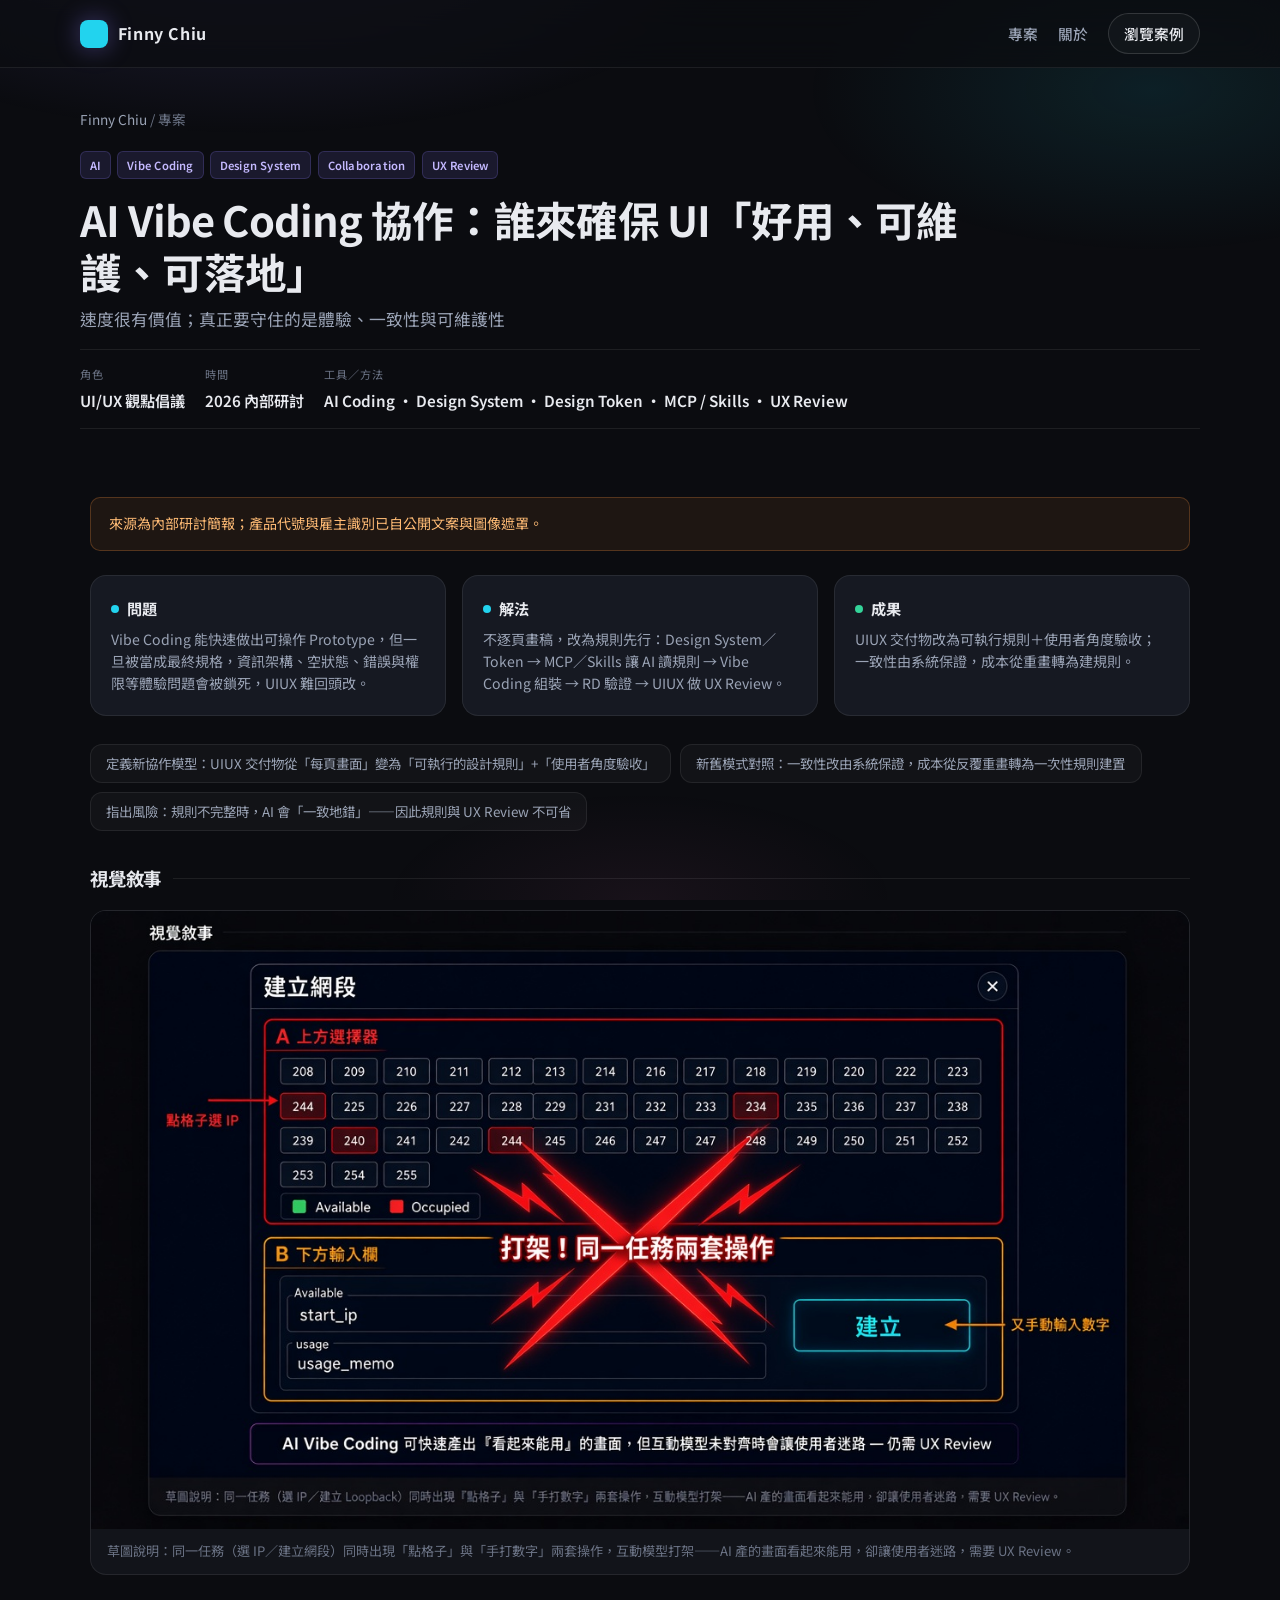
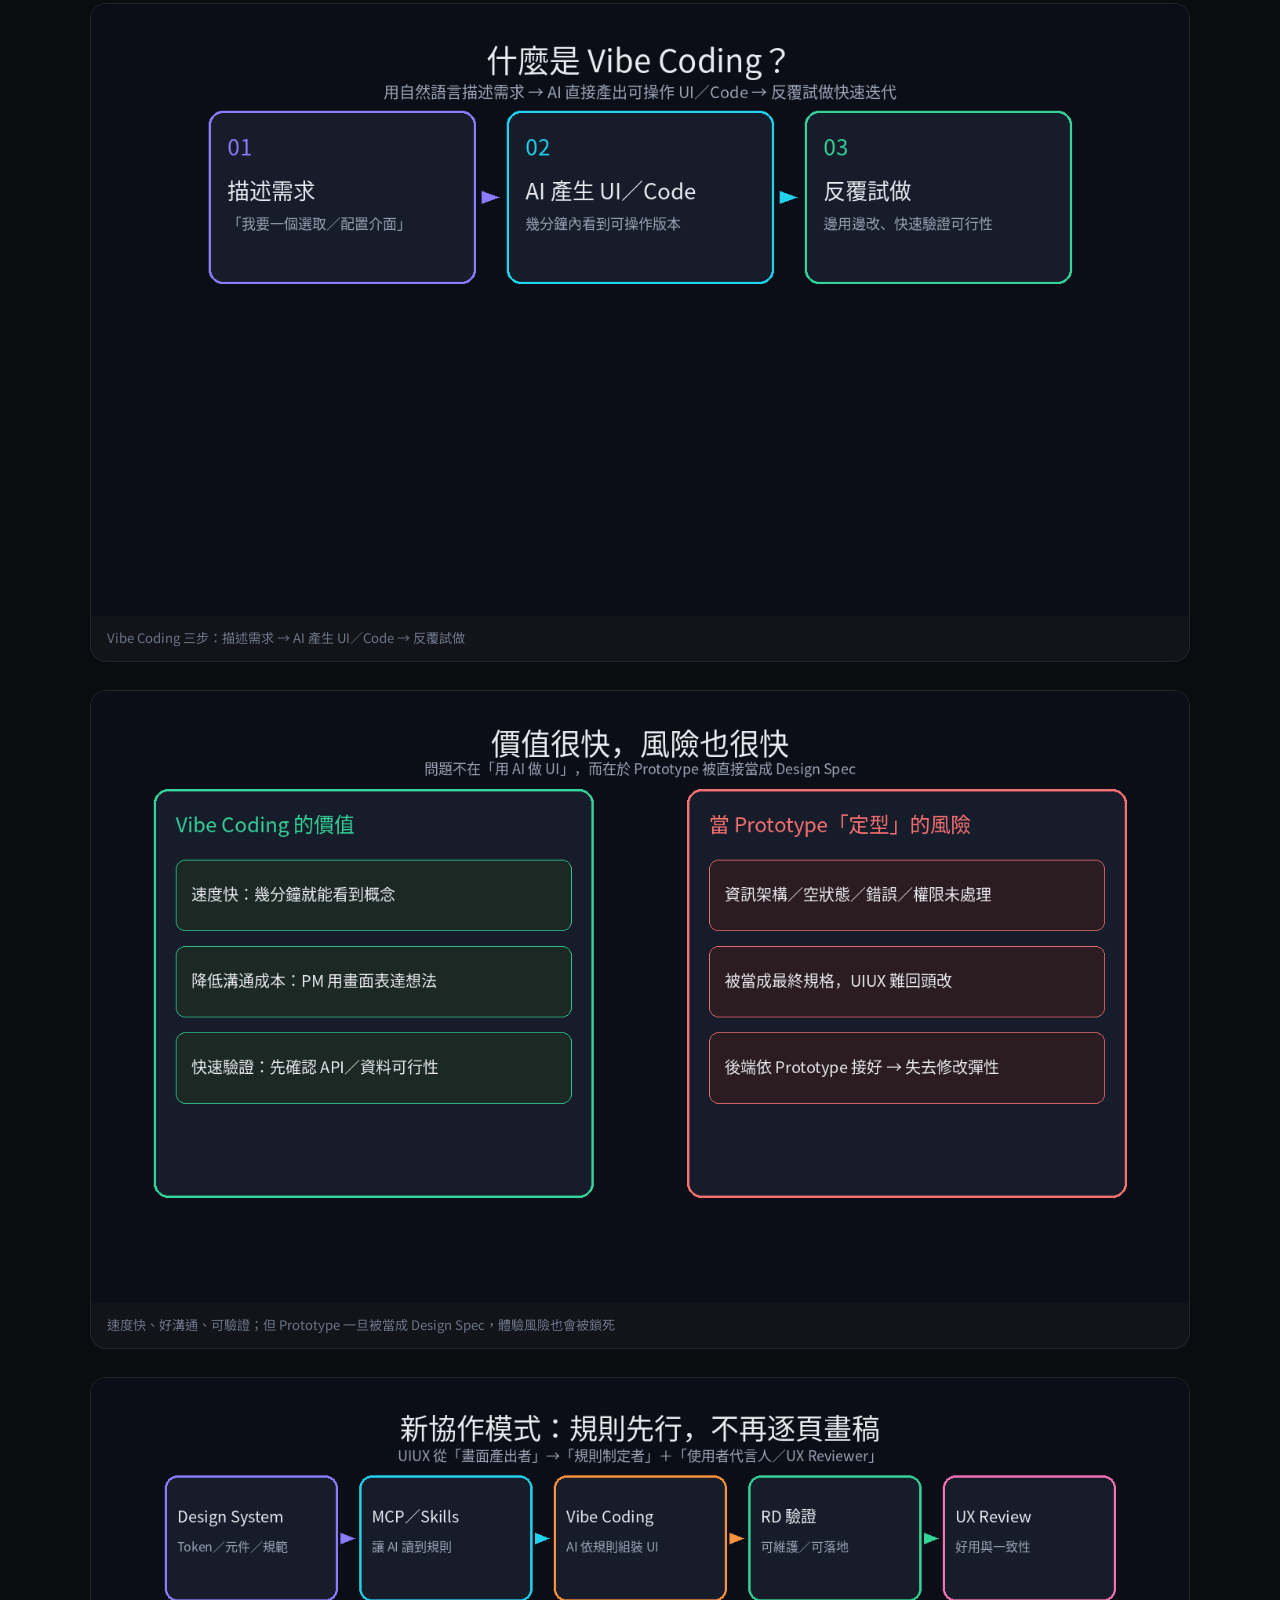
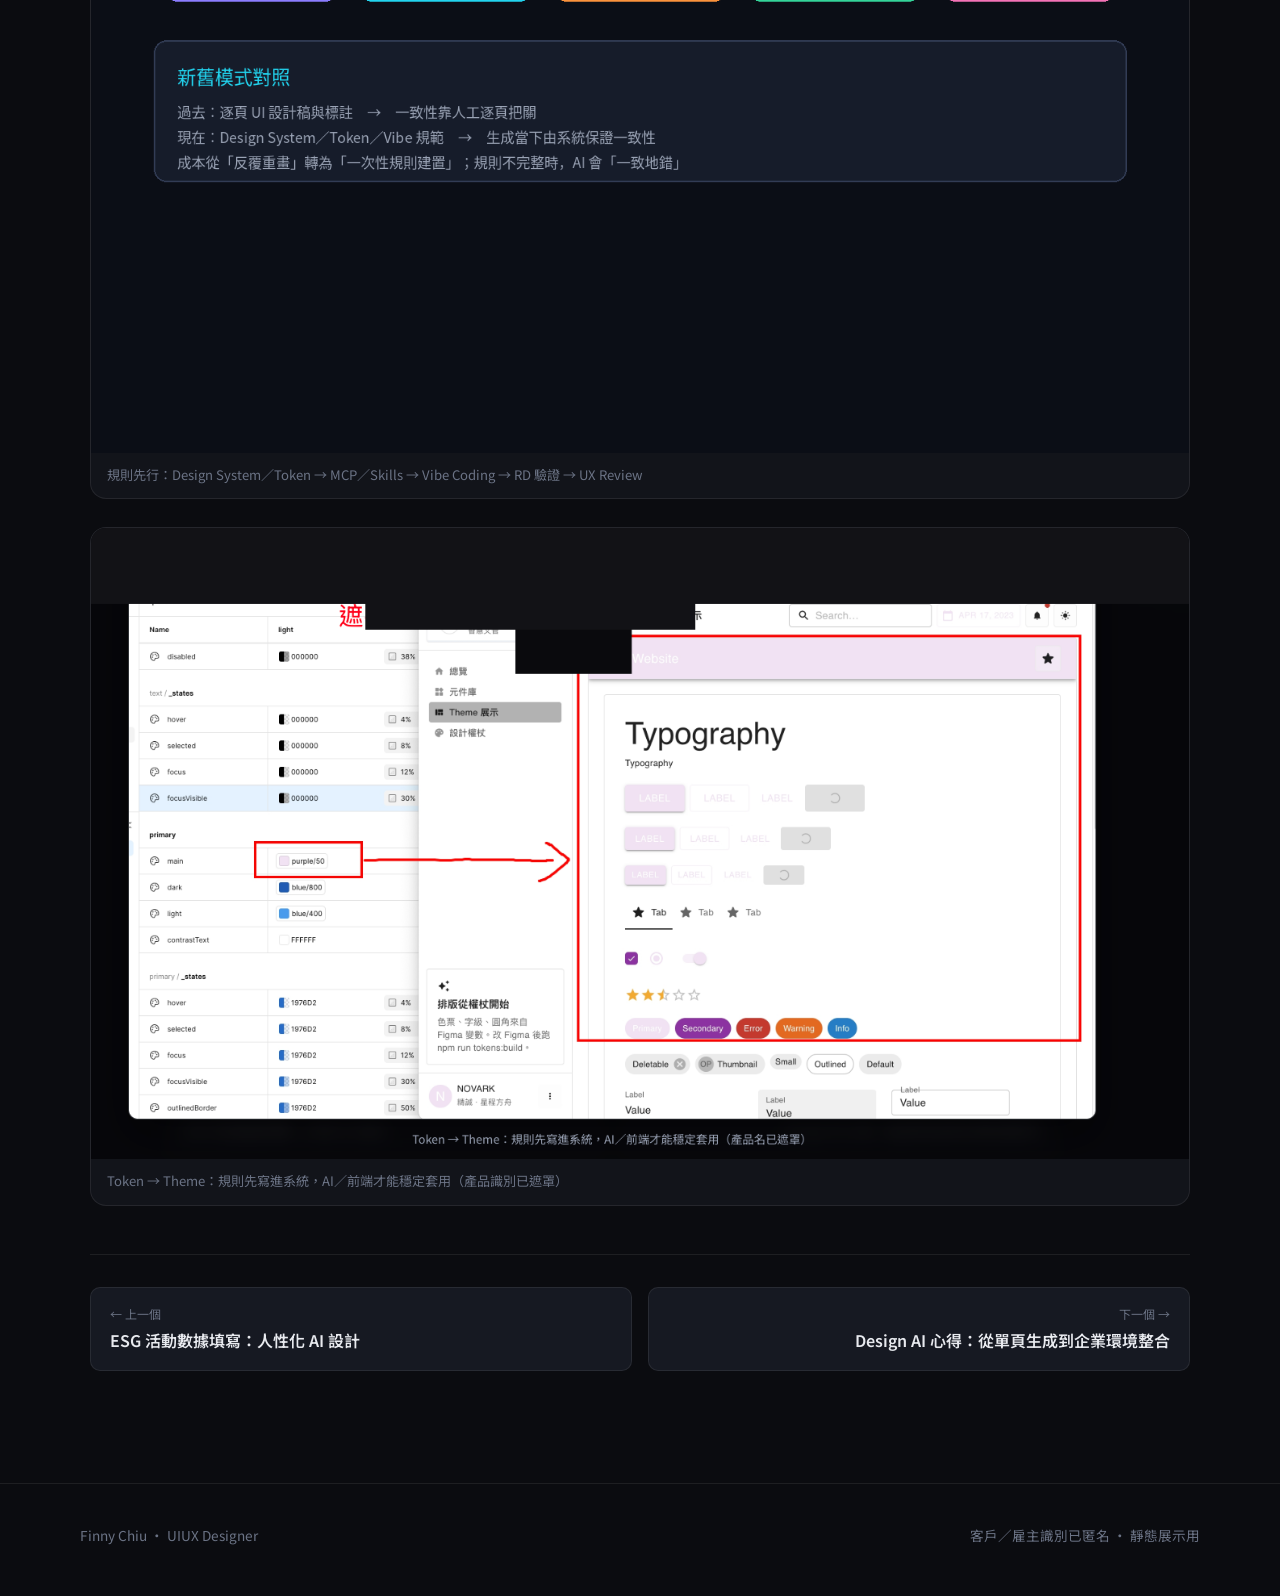
<file: projects/vibe-coding-collaboration.html>
<!DOCTYPE html>
<html lang="zh-Hant">
<head>
  <meta charset="utf-8">
  <meta name="viewport" content="width=device-width, initial-scale=1">
  <meta name="robots" content="noindex, nofollow, noarchive, nosnippet, noimageindex">
  <meta name="googlebot" content="noindex, nofollow, noarchive, nosnippet, noimageindex">
  <title>AI Vibe Coding 協作：誰來確保 UI「好用、可維護、可落地」 · Finny Chiu</title>
  <meta name="description" content="探討 Vibe Coding 讓 AI 快速產出可操作 UI 的價值與風險：當 Prototype 被當成 Design Spec，體驗與一致性會被鎖死；提出以 Design System／Token／規範驅動 AI，UIUX 轉為規則制定者與 UX Reviewer。">
  <link rel="preconnect" href="https://fonts.googleapis.com">
  <link rel="preconnect" href="https://fonts.gstatic.com" crossorigin>
  <link href="https://fonts.googleapis.com/css2?family=Noto+Sans+TC:wght@400;500;600;700&family=Inter:wght@400;500;600;700&display=swap" rel="stylesheet">
  <link rel="stylesheet" href="../css/styles.css">
  <style>:root { --accent: #22d3ee; }</style>
</head>
<body>
<nav class="nav">
  <div class="wrap nav-inner">
    <a class="logo" href="../index.html"><span class="logo-mark" aria-hidden="true"></span>Finny Chiu</a>
    <div class="nav-links">
      <a href="../index.html#projects">專案</a>
      <a href="../index.html#about">關於</a>
      <a class="nav-cta" href="../index.html#projects">瀏覽案例</a>
    </div>
  </div>
</nav>
<article class="case-hero case-hero-compact">
  <div class="wrap">
    <div class="crumb"><a href="../index.html">Finny Chiu</a> / 專案</div>
    <div class="card-meta" style="margin-bottom:0.85rem"><span class="tag">AI</span><span class="tag">Vibe Coding</span><span class="tag">Design System</span><span class="tag">Collaboration</span><span class="tag">UX Review</span></div>
    <h1>AI Vibe Coding 協作：誰來確保 UI「好用、可維護、可落地」</h1>
    <p class="subtitle">速度很有價值；真正要守住的是體驗、一致性與可維護性</p>
    <div class="meta-row meta-row-compact">
      <div class="meta-item"><label>角色</label><span>UI/UX 觀點倡議</span></div>
      <div class="meta-item"><label>時間</label><span>2026 內部研討</span></div>
      <div class="meta-item"><label>工具／方法</label><span>AI Coding · Design System · Design Token · MCP / Skills · UX Review</span></div>
    </div>
  </div>
</article>

<section class="case-body">
  <div class="wrap case-wrap">
    <div class="note-banner">來源為內部研討簡報；產品代號與雇主識別已自公開文案與圖像遮罩。</div>
    <div class="split-3 pso">
      <div class="block"><h3><span class="dot"></span>問題</h3><p>Vibe Coding 能快速做出可操作 Prototype，但一旦被當成最終規格，資訊架構、空狀態、錯誤與權限等體驗問題會被鎖死，UIUX 難回頭改。</p></div>
      <div class="block"><h3><span class="dot" style="background:var(--accent-2)"></span>解法</h3><p>不逐頁畫稿，改為規則先行：Design System／Token → MCP／Skills 讓 AI 讀規則 → Vibe Coding 組裝 → RD 驗證 → UIUX 做 UX Review。</p></div>
      <div class="block"><h3><span class="dot" style="background:#34d399"></span>成果</h3><p>UIUX 交付物改為可執行規則＋使用者角度驗收；一致性由系統保證，成本從重畫轉為建規則。</p></div>
    </div>
    
    <ul class="outcome-chips"><li>定義新協作模型：UIUX 交付物從「每頁畫面」變為「可執行的設計規則」+「使用者角度驗收」</li><li>新舊模式對照：一致性改由系統保證，成本從反覆重畫轉為一次性規則建置</li><li>指出風險：規則不完整時，AI 會「一致地錯」——因此規則與 UX Review 不可省</li></ul>

    <h2 class="story-heading">視覺敘事</h2>
        <div class="visual-story">
      <figure class="shot-full">
          <img src="../images/vibe-coding-collaboration/img_sketch_selector_vs_input.png" alt="草圖：建立網段時上方選擇器與下方輸入打架" loading="lazy">
          <figcaption>草圖說明：同一任務（選 IP／建立網段）同時出現「點格子」與「手打數字」兩套操作，互動模型打架——AI 產的畫面看起來能用，卻讓使用者迷路，需要 UX Review。</figcaption>
        </figure>

<figure class="shot-full">
  <img src="../images/vibe-coding-collaboration/img01_flow.png" alt="Vibe Coding 三步：描述需求 → AI 產生 UI／Code → 反覆試做" loading="lazy">
  <figcaption>Vibe Coding 三步：描述需求 → AI 產生 UI／Code → 反覆試做</figcaption>
</figure>
<figure class="shot-full">
  <img src="../images/vibe-coding-collaboration/img02_value_risk.png" alt="速度快、好溝通、可驗證；但 Prototype 一旦被當成 Design Spec，體驗風險也會被鎖死" loading="lazy">
  <figcaption>速度快、好溝通、可驗證；但 Prototype 一旦被當成 Design Spec，體驗風險也會被鎖死</figcaption>
</figure>
<figure class="shot-full">
  <img src="../images/vibe-coding-collaboration/img03_rules_first.png" alt="規則先行：Design System／Token → MCP／Skills → Vibe Coding → RD 驗證 → UX Review" loading="lazy">
  <figcaption>規則先行：Design System／Token → MCP／Skills → Vibe Coding → RD 驗證 → UX Review</figcaption>
</figure>
<figure class="shot-full">
  <img src="../images/vibe-coding-collaboration/img04_token_theme_redacted.png" alt="Token → Theme：規則先寫進系統，AI／前端才能穩定套用（產品名已遮罩）" loading="lazy">
  <figcaption>Token → Theme：規則先寫進系統，AI／前端才能穩定套用（產品識別已遮罩）</figcaption>
</figure>

</div>

    <div class="prev-next"><a href="esg-ai-ocr-entry.html"><div class="label">← 上一個</div><div class="title">ESG 活動數據填寫：人性化 AI 設計</div></a><a href="design-ai-exploration.html" style="text-align:right"><div class="label">下一個 →</div><div class="title">Design AI 心得：從單頁生成到企業環境整合</div></a></div>
  </div>
</section>

<footer class="footer">
  <div class="wrap footer-inner">
    <div>Finny Chiu · UIUX Designer</div>
    <div>客戶／雇主識別已匿名 · 靜態展示用</div>
  </div>
</footer>
<script src="../js/main.js"></script>
</body>
</html>
</file>
<file: css/styles.css>
/* UI/UX Portfolio — refined dark theme */
:root {
  --bg: #0b0c10;
  --bg-elev: #12141a;
  --bg-card: #161922;
  --bg-card-hover: #1c2030;
  --border: rgba(255,255,255,0.08);
  --border-strong: rgba(255,255,255,0.14);
  --text: #e8eaef;
  --text-muted: #9aa3b5;
  --text-dim: #6b7385;
  --accent: #8b7cff;
  --accent-2: #22d3ee;
  --radius: 16px;
  --radius-sm: 10px;
  --shadow: 0 20px 50px rgba(0,0,0,0.45);
  --font: "Noto Sans TC", "Inter", system-ui, -apple-system, sans-serif;
  --mono: "JetBrains Mono", ui-monospace, monospace;
  --max: 1120px;
  --nav-h: 68px;
}

*, *::before, *::after { box-sizing: border-box; }
html { scroll-behavior: smooth; }
body {
  margin: 0;
  font-family: var(--font);
  background: var(--bg);
  color: var(--text);
  line-height: 1.7;
  -webkit-font-smoothing: antialiased;
  min-height: 100vh;
}
body::before {
  content: "";
  position: fixed;
  inset: 0;
  pointer-events: none;
  background:
    radial-gradient(ellipse 80% 50% at 20% -10%, rgba(139,124,255,0.18), transparent 50%),
    radial-gradient(ellipse 60% 40% at 90% 10%, rgba(34,211,238,0.10), transparent 45%),
    radial-gradient(ellipse 50% 30% at 50% 100%, rgba(244,114,182,0.06), transparent 40%);
  z-index: 0;
}
a { color: inherit; text-decoration: none; }
img { max-width: 100%; height: auto; display: block; }
.wrap { width: min(100% - 2.5rem, var(--max)); margin-inline: auto; position: relative; z-index: 1; }

/* Nav */
.nav {
  position: sticky; top: 0; z-index: 50;
  height: var(--nav-h);
  backdrop-filter: blur(16px);
  background: rgba(11,12,16,0.75);
  border-bottom: 1px solid var(--border);
}
.nav-inner {
  height: 100%;
  display: flex; align-items: center; justify-content: space-between;
  gap: 1rem;
}
.logo {
  font-weight: 700; letter-spacing: 0.04em;
  display: flex; align-items: center; gap: 0.6rem;
}
.logo-mark {
  width: 28px; height: 28px; border-radius: 8px;
  background: linear-gradient(135deg, var(--accent), var(--accent-2));
  box-shadow: 0 0 24px rgba(139,124,255,0.4);
}
.nav-links { display: flex; gap: 1.25rem; align-items: center; }
.nav-links a {
  color: var(--text-muted); font-size: 0.92rem; font-weight: 500;
  transition: color .2s;
}
.nav-links a:hover { color: var(--text); }
.nav-cta {
  padding: 0.45rem 0.95rem;
  border-radius: 999px;
  border: 1px solid var(--border-strong);
  background: rgba(255,255,255,0.03);
  color: var(--text) !important;
}
.nav-cta:hover { border-color: var(--accent); background: rgba(139,124,255,0.12); }

/* Hero */
.hero {
  padding: 5.5rem 0 4rem;
  position: relative;
}
.hero-eyebrow {
  display: inline-flex; align-items: center; gap: 0.5rem;
  font-size: 0.8rem; letter-spacing: 0.12em; text-transform: uppercase;
  color: var(--accent-2); font-weight: 600; margin-bottom: 1.25rem;
}
.hero-eyebrow::before {
  content: ""; width: 8px; height: 8px; border-radius: 50%;
  background: var(--accent-2); box-shadow: 0 0 12px var(--accent-2);
}
.hero h1 {
  font-size: clamp(2.4rem, 5.5vw, 3.6rem);
  line-height: 1.15; font-weight: 750; margin: 0 0 1.25rem;
  letter-spacing: -0.02em;
}
.hero h1 span {
  background: linear-gradient(120deg, #fff 20%, var(--accent) 55%, var(--accent-2));
  -webkit-background-clip: text; background-clip: text; color: transparent;
}
.hero-lead {
  font-size: 1.15rem; color: var(--text-muted);
  max-width: 38rem; margin: 0 0 2rem;
}
.hero-actions { display: flex; flex-wrap: wrap; gap: 0.75rem; }
.btn {
  display: inline-flex; align-items: center; gap: 0.5rem;
  padding: 0.75rem 1.35rem; border-radius: 999px; font-weight: 600;
  font-size: 0.95rem; border: 1px solid transparent; cursor: pointer;
  transition: transform .15s, background .2s, border-color .2s;
}
.btn:hover { transform: translateY(-1px); }
.btn-primary {
  background: linear-gradient(135deg, var(--accent), #6d5efc);
  color: #fff; box-shadow: 0 10px 30px rgba(139,124,255,0.35);
}
.btn-ghost {
  background: transparent; border-color: var(--border-strong); color: var(--text);
}
.btn-ghost:hover { border-color: var(--text-muted); }

.stats {
  display: grid; grid-template-columns: repeat(3, 1fr);
  gap: 1rem; margin-top: 3.5rem;
  padding-top: 2rem; border-top: 1px solid var(--border);
}
.stat { text-align: left; }
.stat-num {
  font-size: 1.75rem; font-weight: 700; letter-spacing: -0.03em;
  background: linear-gradient(135deg, #fff, var(--accent-2));
  -webkit-background-clip: text; background-clip: text; color: transparent;
}
.stat-label { color: var(--text-dim); font-size: 0.85rem; margin-top: 0.15rem; }

/* Sections */
section { padding: 4rem 0; position: relative; z-index: 1; }
.section-head {
  display: flex; flex-wrap: wrap; align-items: end; justify-content: space-between;
  gap: 1rem; margin-bottom: 2rem;
}
.section-head h2 {
  margin: 0; font-size: clamp(1.6rem, 3vw, 2rem); letter-spacing: -0.02em;
}
.section-head p { margin: 0; color: var(--text-muted); max-width: 28rem; }

/* About */
.about-card {
  display: grid; grid-template-columns: 1.2fr 1fr; gap: 2rem;
  background: var(--bg-card); border: 1px solid var(--border);
  border-radius: calc(var(--radius) + 4px); padding: 2rem;
  box-shadow: var(--shadow);
}
.about-card h3 { margin: 0 0 0.75rem; font-size: 1.25rem; }
.about-card p { color: var(--text-muted); margin: 0 0 1rem; }
.pill-row { display: flex; flex-wrap: wrap; gap: 0.5rem; }
.pill {
  font-size: 0.78rem; padding: 0.3rem 0.7rem; border-radius: 999px;
  background: rgba(255,255,255,0.04); border: 1px solid var(--border);
  color: var(--text-muted);
}
.about-aside {
  border-left: 1px solid var(--border); padding-left: 2rem;
}
.about-aside dl { margin: 0; }
.about-aside dt { font-size: 0.75rem; color: var(--text-dim); text-transform: uppercase; letter-spacing: 0.08em; }
.about-aside dd { margin: 0.2rem 0 1rem; font-weight: 600; }

/* Project grid */
.grid {
  display: grid; grid-template-columns: repeat(auto-fill, minmax(300px, 1fr));
  gap: 1.25rem;
}
.card {
  background: var(--bg-card); border: 1px solid var(--border);
  border-radius: var(--radius); overflow: hidden;
  transition: transform .2s, border-color .2s, background .2s;
  display: flex; flex-direction: column; height: 100%;
}
.card:hover {
  transform: translateY(-4px);
  border-color: var(--border-strong);
  background: var(--bg-card-hover);
}
.card-cover {
  aspect-ratio: 16/10; background: #0e1016;
  position: relative; overflow: hidden;
}
.card-cover img {
  width: 100%; height: 100%; object-fit: cover;
  transition: transform .4s;
}
.card:hover .card-cover img { transform: scale(1.04); }
.card-cover-fallback {
  width: 100%; height: 100%;
  display: grid; place-items: center;
  background:
    linear-gradient(145deg, rgba(139,124,255,0.25), transparent 50%),
    linear-gradient(225deg, rgba(34,211,238,0.2), #12141a);
  font-size: 0.85rem; color: var(--text-muted); letter-spacing: 0.08em;
}
.card-body { padding: 1.25rem 1.35rem 1.5rem; flex: 1; display: flex; flex-direction: column; }
.card-meta {
  display: flex; flex-wrap: wrap; gap: 0.4rem; margin-bottom: 0.75rem;
}
.tag {
  font-size: 0.7rem; font-weight: 600; letter-spacing: 0.02em;
  padding: 0.22rem 0.55rem; border-radius: 6px;
  background: rgba(139,124,255,0.12); color: #c4b9ff;
  border: 1px solid rgba(139,124,255,0.2);
}
.card h3 {
  margin: 0 0 0.5rem; font-size: 1.05rem; line-height: 1.4;
  letter-spacing: -0.01em;
}
.card p {
  margin: 0 0 1rem; color: var(--text-muted); font-size: 0.9rem;
  flex: 1;
}
.card-link {
  font-size: 0.88rem; font-weight: 600; color: var(--accent-2);
  display: inline-flex; align-items: center; gap: 0.35rem;
}
.card-link::after { content: "→"; transition: transform .2s; }
.card:hover .card-link::after { transform: translateX(3px); }

/* Case study page */
.case-hero {
  padding: 3.5rem 0 2rem;
}
.crumb {
  font-size: 0.85rem; color: var(--text-dim); margin-bottom: 1.25rem;
}
.crumb a { color: var(--text-muted); }
.crumb a:hover { color: var(--text); }
.case-hero h1 {
  font-size: clamp(1.8rem, 4vw, 2.6rem);
  line-height: 1.25; margin: 0 0 0.75rem; letter-spacing: -0.02em;
  max-width: 20em;
}
.case-hero .subtitle {
  color: var(--text-muted); font-size: 1.1rem; max-width: 40rem; margin: 0 0 1.5rem;
}
.meta-row {
  display: flex; flex-wrap: wrap; gap: 1.5rem;
  padding: 1.25rem 0; border-top: 1px solid var(--border); border-bottom: 1px solid var(--border);
}
.meta-item label {
  display: block; font-size: 0.7rem; letter-spacing: 0.1em;
  text-transform: uppercase; color: var(--text-dim); margin-bottom: 0.2rem;
}
.meta-item span { font-weight: 600; font-size: 0.95rem; }

.prose { max-width: 42rem; }
.prose h2 {
  font-size: 1.35rem; margin: 2.5rem 0 0.75rem; letter-spacing: -0.01em;
}
.prose p, .prose li { color: var(--text-muted); }
.prose ul { padding-left: 1.2rem; }
.callout {
  background: var(--bg-card); border: 1px solid var(--border);
  border-left: 3px solid var(--accent);
  border-radius: var(--radius-sm); padding: 1.1rem 1.25rem;
  margin: 1.5rem 0; color: var(--text-muted); font-size: 0.92rem;
}
.note-banner {
  background: rgba(251,146,60,0.08); border: 1px solid rgba(251,146,60,0.25);
  color: #fdba74; border-radius: var(--radius-sm);
  padding: 0.85rem 1.1rem; font-size: 0.88rem; margin: 1.5rem 0;
}

.gallery {
  display: grid; grid-template-columns: repeat(auto-fill, minmax(280px, 1fr));
  gap: 1rem; margin: 1.5rem 0 2.5rem;
}
.gallery figure {
  margin: 0; background: var(--bg-elev); border: 1px solid var(--border);
  border-radius: var(--radius); overflow: hidden;
  cursor: zoom-in;
  transition: border-color .2s, transform .2s, box-shadow .2s;
}
.gallery figure:hover {
  border-color: var(--border-strong);
  transform: translateY(-2px);
  box-shadow: var(--shadow);
}
.gallery figure:focus-visible {
  outline: 2px solid var(--accent);
  outline-offset: 2px;
}
.gallery img { width: 100%; aspect-ratio: 16/10; object-fit: cover; object-position: top; pointer-events: none; }
.gallery figcaption {
  padding: 0.65rem 0.9rem; font-size: 0.78rem; color: var(--text-dim);
}

/* Lightbox for 精選畫面 */
.lightbox {
  position: fixed; inset: 0; z-index: 200;
  display: flex; align-items: center; justify-content: center;
  padding: 1.5rem;
  background: rgba(5,6,10,0.88);
  backdrop-filter: blur(10px);
  opacity: 0; visibility: hidden;
  transition: opacity .2s ease, visibility .2s ease;
}
.lightbox.is-open { opacity: 1; visibility: visible; }
.lightbox-dialog {
  position: relative;
  max-width: min(96vw, 1200px);
  max-height: 92vh;
  display: flex; flex-direction: column; align-items: center; gap: 0.75rem;
}
.lightbox-img {
  max-width: 100%;
  max-height: calc(92vh - 3.5rem);
  width: auto; height: auto;
  object-fit: contain;
  border-radius: 12px;
  border: 1px solid var(--border-strong);
  box-shadow: var(--shadow);
  background: var(--bg-elev);
}
.lightbox-caption {
  margin: 0;
  color: var(--text-muted);
  font-size: 0.9rem;
  text-align: center;
  max-width: 40rem;
}
.lightbox-close {
  position: absolute; top: -0.25rem; right: -0.25rem;
  width: 40px; height: 40px;
  border-radius: 999px;
  border: 1px solid var(--border-strong);
  background: rgba(22,25,34,0.95);
  color: var(--text);
  font-size: 1.35rem; line-height: 1;
  cursor: pointer;
  display: grid; place-items: center;
  z-index: 2;
}
.lightbox-close:hover { border-color: var(--accent); background: rgba(139,124,255,0.2); }
.lightbox-nav {
  position: absolute; top: 50%; transform: translateY(-50%);
  width: 44px; height: 44px;
  border-radius: 999px;
  border: 1px solid var(--border-strong);
  background: rgba(22,25,34,0.9);
  color: var(--text);
  font-size: 1.5rem; line-height: 1;
  cursor: pointer;
  display: grid; place-items: center;
}
.lightbox-prev { left: max(-0.5rem, calc(50% - 48vw)); }
.lightbox-next { right: max(-0.5rem, calc(50% - 48vw)); }
.lightbox-nav:hover { border-color: var(--accent); background: rgba(139,124,255,0.2); }
.lightbox-nav:disabled { opacity: 0.35; cursor: default; }
@media (max-width: 720px) {
  .lightbox-prev { left: 0.25rem; }
  .lightbox-next { right: 0.25rem; }
  .lightbox-close { top: 0.5rem; right: 0.5rem; }
}

.split-3 {
  display: grid; grid-template-columns: repeat(3, 1fr); gap: 1rem; margin: 1.5rem 0;
}
.block {
  background: var(--bg-card); border: 1px solid var(--border);
  border-radius: var(--radius); padding: 1.25rem;
}
.block h3 {
  margin: 0 0 0.5rem; font-size: 0.95rem;
  display: flex; align-items: center; gap: 0.5rem;
}
.block h3 .dot {
  width: 8px; height: 8px; border-radius: 50%; background: var(--accent);
}
.block p { margin: 0; color: var(--text-muted); font-size: 0.9rem; }

/* Journey diagram (AIOps) */
.journey {
  display: grid; grid-template-columns: repeat(4, 1fr); gap: 0.75rem;
  margin: 1.5rem 0;
}
.journey-step {
  background: var(--bg-card); border: 1px solid var(--border);
  border-radius: var(--radius-sm); padding: 1rem; position: relative;
}
.journey-step::after {
  content: "→"; position: absolute; right: -0.55rem; top: 50%;
  transform: translateY(-50%); color: var(--text-dim); z-index: 2;
  background: var(--bg); padding: 0 0.1rem;
}
.journey-step:last-child::after { display: none; }
.journey-step .n {
  font-family: var(--mono); font-size: 0.75rem; color: var(--accent-2);
  margin-bottom: 0.35rem;
}
.journey-step strong { display: block; margin-bottom: 0.35rem; font-size: 0.95rem; }
.journey-step span { font-size: 0.82rem; color: var(--text-muted); }

.section-card {
  background: var(--bg-card); border: 1px solid var(--border);
  border-radius: var(--radius); padding: 1.25rem 1.4rem; margin: 0.85rem 0;
}
.section-card h3 { margin: 0 0 0.4rem; font-size: 1rem; }
.section-card p { margin: 0; color: var(--text-muted); font-size: 0.92rem; }

.prev-next {
  display: flex; justify-content: space-between; gap: 1rem; flex-wrap: wrap;
  margin-top: 3rem; padding-top: 2rem; border-top: 1px solid var(--border);
}
.prev-next a {
  flex: 1; min-width: 200px;
  background: var(--bg-card); border: 1px solid var(--border);
  border-radius: var(--radius-sm); padding: 1rem 1.2rem;
  transition: border-color .2s;
}
.prev-next a:hover { border-color: var(--accent); }
.prev-next .label { font-size: 0.75rem; color: var(--text-dim); }
.prev-next .title { font-weight: 600; margin-top: 0.2rem; }

/* Footer */
.footer {
  margin-top: 3rem; padding: 2.5rem 0 3rem;
  border-top: 1px solid var(--border);
  color: var(--text-dim); font-size: 0.85rem; position: relative; z-index: 1;
}
.footer-inner {
  display: flex; flex-wrap: wrap; justify-content: space-between; gap: 1rem;
}

@media (max-width: 860px) {
  .about-card { grid-template-columns: 1fr; }
  .about-aside { border-left: none; padding-left: 0; border-top: 1px solid var(--border); padding-top: 1.5rem; }
  .split-3 { grid-template-columns: 1fr; }
  .journey { grid-template-columns: 1fr 1fr; }
  .journey-step::after { display: none; }
  .stats { grid-template-columns: 1fr; }
  .nav-links a:not(.nav-cta) { display: none; }
}
@media (max-width: 520px) {
  .journey { grid-template-columns: 1fr; }
  .wrap { width: min(100% - 1.5rem, var(--max)); }
}


section .prose, section .wrap.prose { padding-bottom: 2rem; }
.case-hero + section { padding-top: 1.5rem; }

/* === VISUAL-FIRST CASE LAYOUT === */
.case-hero-compact { padding: 2.5rem 0 1.25rem; }
.case-hero-compact h1 { max-width: 22em; margin-bottom: 0.5rem; }
.case-hero-compact .subtitle { margin-bottom: 1rem; font-size: 1.05rem; }
.meta-row-compact { padding: 0.9rem 0; gap: 1.25rem; }
.case-body { padding-top: 0.5rem; }
.case-wrap { max-width: min(100% - 2.5rem, 1100px); margin-inline: auto; }
.case-wrap .pso { margin: 1.25rem 0 1.75rem; }
.case-wrap .pso .block p { font-size: 0.88rem; line-height: 1.55; }
.story-heading {
  font-size: 1.15rem; letter-spacing: -0.01em;
  margin: 2rem 0 1rem; color: var(--text);
  display: flex; align-items: center; gap: 0.75rem;
}
.story-heading::after {
  content: ""; flex: 1; height: 1px; background: var(--border);
}
.visual-story {
  display: flex; flex-direction: column; gap: 1.75rem;
  margin: 0 0 2rem;
}
.visual-story figure {
  margin: 0; background: var(--bg-elev); border: 1px solid var(--border);
  border-radius: var(--radius); overflow: hidden;
  cursor: zoom-in;
  transition: border-color .2s, transform .2s, box-shadow .2s;
}
.visual-story figure:hover {
  border-color: var(--border-strong);
  transform: translateY(-2px);
  box-shadow: var(--shadow);
}
.visual-story figure:focus-visible {
  outline: 2px solid var(--accent); outline-offset: 2px;
}
.visual-story img {
  width: 100%; height: auto; display: block;
  object-fit: contain; background: #0a0c12;
  pointer-events: none;
}
.shot-full img { max-height: min(78vh, 820px); object-fit: contain; margin-inline: auto; }
.shot-pair {
  display: grid; grid-template-columns: 1fr 1fr; gap: 1rem;
}
.shot-pair img {
  aspect-ratio: 16/10; object-fit: cover; object-position: top;
}
.visual-story figcaption {
  padding: 0.75rem 1rem 0.9rem;
  font-size: 0.82rem; color: var(--text-dim); line-height: 1.45;
}
.outcome-chips {
  list-style: none; padding: 0; margin: 0 0 0.85rem;
  display: flex; flex-wrap: wrap; gap: 0.55rem;
}
.outcome-chips li {
  font-size: 0.84rem; color: var(--text-muted);
  background: rgba(255,255,255,0.03);
  border: 1px solid var(--border);
  border-radius: 12px; padding: 0.55rem 0.95rem;
  max-width: 100%;
  white-space: normal;
  overflow: visible;
  text-overflow: unset;
  line-height: 1.45;
  -webkit-line-clamp: unset;
  display: block;
}
.callout {
  margin: 0.75rem 0 1.25rem;
  padding: 0.9rem 1.1rem;
  border-radius: 12px;
  border: 1px solid rgba(251,146,60,0.45);
  background: rgba(251,146,60,0.08);
  color: var(--text);
  font-size: 0.92rem;
  line-height: 1.55;
}
.callout strong { color: #fb923c; }
.card p { display: -webkit-box; -webkit-line-clamp: 2; -webkit-box-orient: vertical; overflow: hidden; }
@media (max-width: 860px) {
  .shot-pair { grid-template-columns: 1fr; }
  .case-wrap { width: min(100% - 1.5rem, 1100px); }
}


/* Compact portrait */
.about-card-with-photo {
  display: grid;
  grid-template-columns: auto 1fr auto;
  gap: 1.5rem;
  align-items: start;
}
.portrait-sm {
  width: 168px;
  height: 168px;
  border-radius: 50%;
  object-fit: cover;
  object-position: center top;
  border: 2px solid var(--border-strong);
  box-shadow: 0 8px 24px rgba(0,0,0,0.35);
  flex-shrink: 0;
}
.section-head-row {
  display: flex;
  align-items: baseline;
  flex-wrap: wrap;
  gap: 0.65rem 1rem;
}
.section-note {
  font-size: 0.78rem;
  color: var(--text-dim);
  font-weight: 500;
  padding: 0.2rem 0.55rem;
  border-radius: 999px;
  border: 1px solid var(--border);
  background: rgba(255,255,255,0.03);
}
@media (max-width: 800px) {
  .about-card-with-photo {
    grid-template-columns: auto 1fr;
  }
  .about-card-with-photo .about-aside {
    grid-column: 1 / -1;
  }
  .portrait-sm { width: 120px; height: 120px; }
}


.about-practice {
  margin: 1rem 0 0;
  color: var(--text-muted);
  font-size: 0.95rem;
  line-height: 1.75;
}
</file>
